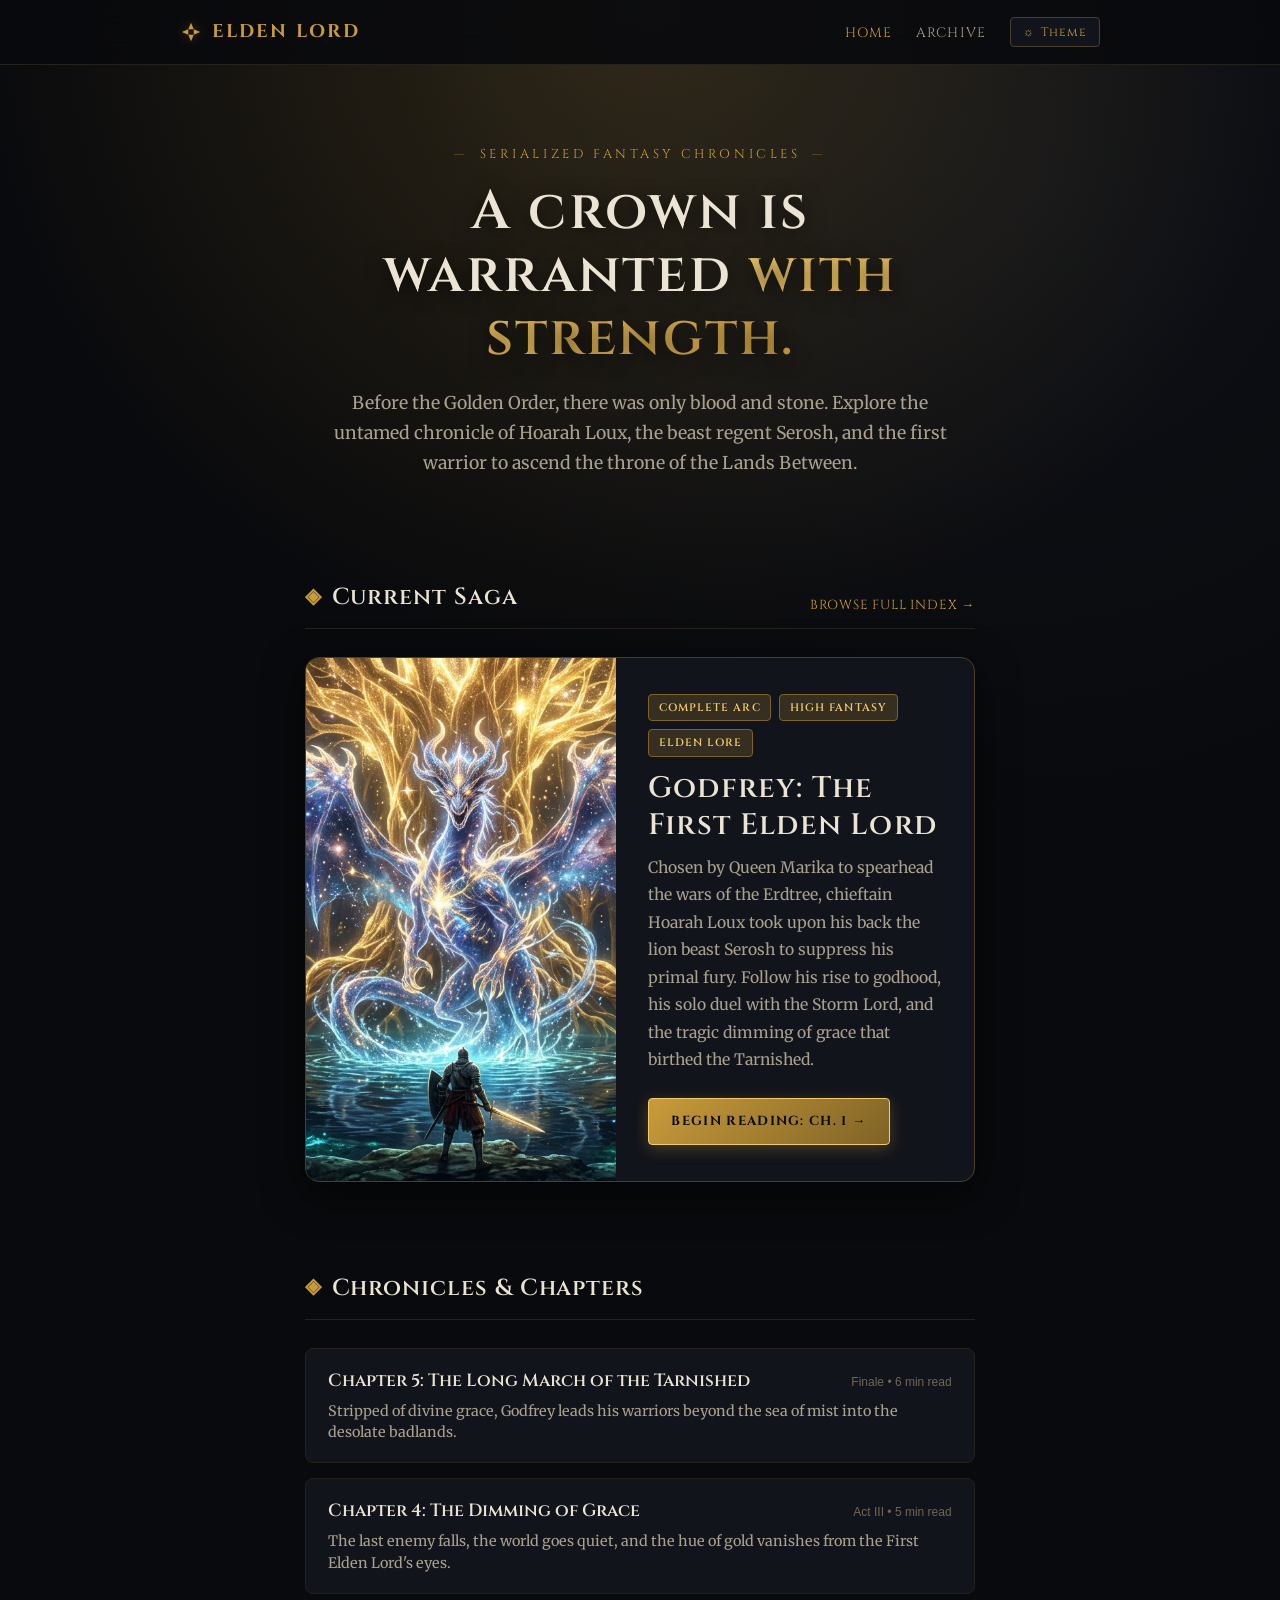
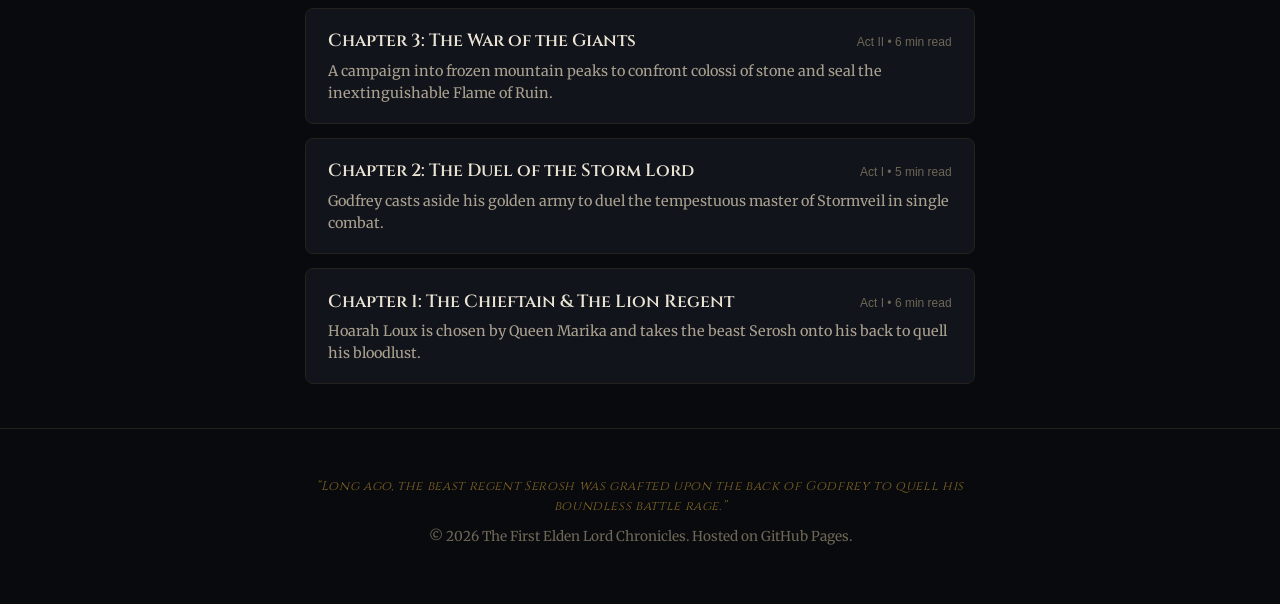
<file: index.html>
<!DOCTYPE html>
<html lang="en" data-theme="dark">
<head>
  <meta charset="UTF-8">
  <meta name="viewport" content="width=device-width, initial-scale=1.0">
  <title>The First Elden Lord | Serialized Fiction</title>
  <meta name="description" content="An atmospheric chronicle following Lord Godfrey, the Beast Regent Serosh, and the rise and exile of the First Elden Lord.">

  <!-- OpenGraph / Social Meta -->
  <meta property="og:type" content="website">
  <meta property="og:title" content="The First Elden Lord - Serialized Chronicles">
  <meta property="og:description" content="Before the Erdtree, there was only strength. The mythic saga of Hoarah Loux, Queen Marika's first consort.">
  <meta property="og:image" content="./assets/images/ch05_lord.jpg">

  <!-- Google Fonts: Cinzel & Merriweather -->
  <link rel="preconnect" href="https://fonts.googleapis.com">
  <link rel="preconnect" href="https://fonts.gstatic.com" crossorigin>
  <link href="https://fonts.googleapis.com/css2?family=Cinzel:wght@500;600;700;800&family=Merriweather:ital,wght@0,300;0,400;0,700;1,300;1,400&display=swap" rel="stylesheet">
  
  <!-- Relative Stylesheet for GitHub Pages -->
  <link rel="stylesheet" href="./assets/css/style.css">

  <script>
    (function() {
      const savedTheme = localStorage.getItem('webfiction_theme') || 'dark';
      document.documentElement.setAttribute('data-theme', savedTheme);
    })();
  </script>
</head>
<body>

  <!-- Navigation -->
  <header class="site-header">
    <div class="container-wide site-nav">
      <a href="./index.html" class="site-logo">
        <svg viewBox="0 0 24 24" aria-hidden="true">
          <path d="M12 2L15 9H9L12 2M12 22L9 15H15L12 22M2 12L9 9V15L2 12M22 12L15 15V9L22 12Z"/>
        </svg>
        <span>ELDEN LORD</span>
      </a>
      <nav>
        <ul class="nav-links">
          <li><a href="./index.html" class="active">Home</a></li>
          <li><a href="./archive.html">Archive</a></li>
          <li>
            <button class="theme-toggle-btn" aria-label="Toggle Theme">
              <span aria-hidden="true">☼</span>
              <span>Theme</span>
            </button>
          </li>
        </ul>
      </nav>
    </div>
  </header>

  <!-- Hero Section -->
  <section class="hero">
    <div class="container">
      <div class="hero-subtitle">Serialized Fantasy Chronicles</div>
      <h1 class="hero-title">A crown is warranted <span>with strength.</span></h1>
      <p class="hero-desc">
        Before the Golden Order, there was only blood and stone. Explore the untamed chronicle of Hoarah Loux, the beast regent Serosh, and the first warrior to ascend the throne of the Lands Between.
      </p>
    </div>
  </section>

  <main class="container">
    <!-- Featured Series Showcase -->
    <section class="section">
      <div class="section-header">
        <h2 class="section-title">Current Saga</h2>
        <a href="./archive.html" class="all-link">Browse Full Index &rarr;</a>
      </div>

      <article class="series-showcase">
        <div class="series-art-wrapper">
          <img 
            src="./assets/images/ch05_lord.jpg" 
            alt="Lord Godfrey bearing Serosh" 
            class="series-art" 
            loading="lazy"
          >
        </div>
        <div class="series-details">
          <div class="series-tags">
            <span class="tag">Complete Arc</span>
            <span class="tag">High Fantasy</span>
            <span class="tag">Elden Lore</span>
          </div>
          <h3 class="series-title">Godfrey: The First Elden Lord</h3>
          <p class="series-synopsis">
            Chosen by Queen Marika to spearhead the wars of the Erdtree, chieftain Hoarah Loux took upon his back the lion beast Serosh to suppress his primal fury. Follow his rise to godhood, his solo duel with the Storm Lord, and the tragic dimming of grace that birthed the Tarnished.
          </p>
          <div class="series-actions">
            <a href="./chapters/ch-01.html" class="btn-primary">Begin Reading: Ch. 1 &rarr;</a>
          </div>
        </div>
      </article>
    </section>

    <!-- Latest Chapters Feed -->
    <section class="section">
      <div class="section-header">
        <h2 class="section-title">Chronicles &amp; Chapters</h2>
      </div>

      <ul class="chapter-feed">
        <li class="chapter-item">
          <div class="chapter-header-row">
            <a href="./chapters/ch-05.html" class="chapter-link">Chapter 5: The Long March of the Tarnished</a>
            <span class="chapter-meta">Finale &bull; 6 min read</span>
          </div>
          <p class="chapter-subtext">Stripped of divine grace, Godfrey leads his warriors beyond the sea of mist into the desolate badlands.</p>
        </li>

        <li class="chapter-item">
          <div class="chapter-header-row">
            <a href="./chapters/ch-04.html" class="chapter-link">Chapter 4: The Dimming of Grace</a>
            <span class="chapter-meta">Act III &bull; 5 min read</span>
          </div>
          <p class="chapter-subtext">The last enemy falls, the world goes quiet, and the hue of gold vanishes from the First Elden Lord's eyes.</p>
        </li>

        <li class="chapter-item">
          <div class="chapter-header-row">
            <a href="./chapters/ch-03.html" class="chapter-link">Chapter 3: The War of the Giants</a>
            <span class="chapter-meta">Act II &bull; 6 min read</span>
          </div>
          <p class="chapter-subtext">A campaign into frozen mountain peaks to confront colossi of stone and seal the inextinguishable Flame of Ruin.</p>
        </li>

        <li class="chapter-item">
          <div class="chapter-header-row">
            <a href="./chapters/ch-02.html" class="chapter-link">Chapter 2: The Duel of the Storm Lord</a>
            <span class="chapter-meta">Act I &bull; 5 min read</span>
          </div>
          <p class="chapter-subtext">Godfrey casts aside his golden army to duel the tempestuous master of Stormveil in single combat.</p>
        </li>

        <li class="chapter-item">
          <div class="chapter-header-row">
            <a href="./chapters/ch-01.html" class="chapter-link">Chapter 1: The Chieftain &amp; The Lion Regent</a>
            <span class="chapter-meta">Act I &bull; 6 min read</span>
          </div>
          <p class="chapter-subtext">Hoarah Loux is chosen by Queen Marika and takes the beast Serosh onto his back to quell his bloodlust.</p>
        </li>
      </ul>
    </section>
  </main>

  <!-- Footer -->
  <footer class="site-footer">
    <div class="container">
      <p class="footer-quote">&ldquo;Long ago, the beast regent Serosh was grafted upon the back of Godfrey to quell his boundless battle rage.&rdquo;</p>
      <p>&copy; 2026 The First Elden Lord Chronicles. Hosted on GitHub Pages.</p>
    </div>
  </footer>

  <script src="./assets/js/main.js"></script>
</body>
</html>
</file>
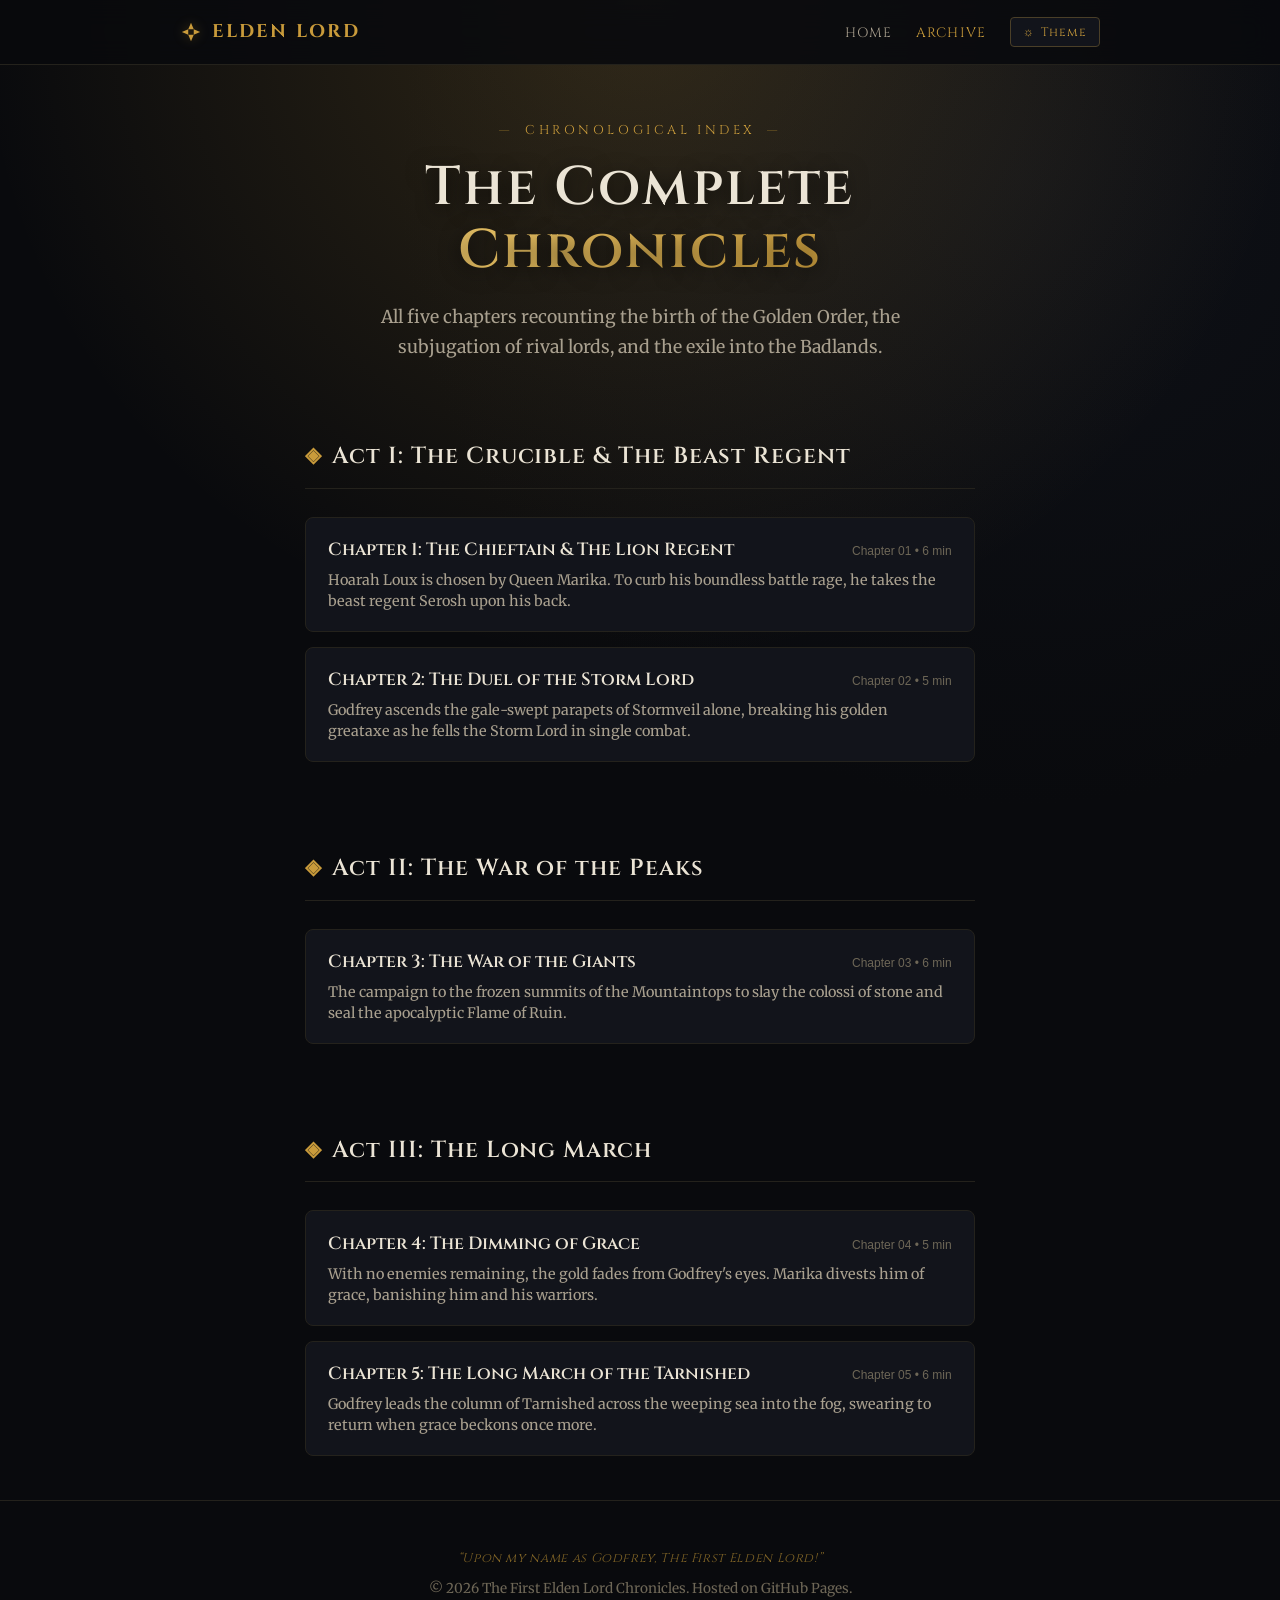
<file: archive.html>
<!DOCTYPE html>
<html lang="en" data-theme="dark">
<head>
  <meta charset="UTF-8">
  <meta name="viewport" content="width=device-width, initial-scale=1.0">
  <title>Story Archive | The First Elden Lord</title>
  <meta name="description" content="Complete archive of the chronicles of Godfrey, the First Elden Lord, and the Long March of the Tarnished.">

  <!-- Google Fonts: Cinzel & Merriweather -->
  <link rel="preconnect" href="https://fonts.googleapis.com">
  <link rel="preconnect" href="https://fonts.gstatic.com" crossorigin>
  <link href="https://fonts.googleapis.com/css2?family=Cinzel:wght@500;600;700;800&family=Merriweather:ital,wght@0,300;0,400;0,700;1,300;1,400&display=swap" rel="stylesheet">
  
  <link rel="stylesheet" href="./assets/css/style.css">

  <script>
    (function() {
      const savedTheme = localStorage.getItem('webfiction_theme') || 'dark';
      document.documentElement.setAttribute('data-theme', savedTheme);
    })();
  </script>
</head>
<body>

  <header class="site-header">
    <div class="container-wide site-nav">
      <a href="./index.html" class="site-logo">
        <svg viewBox="0 0 24 24" aria-hidden="true">
          <path d="M12 2L15 9H9L12 2M12 22L9 15H15L12 22M2 12L9 9V15L2 12M22 12L15 15V9L22 12Z"/>
        </svg>
        <span>ELDEN LORD</span>
      </a>
      <nav>
        <ul class="nav-links">
          <li><a href="./index.html">Home</a></li>
          <li><a href="./archive.html" class="active">Archive</a></li>
          <li>
            <button class="theme-toggle-btn" aria-label="Toggle Theme">
              <span aria-hidden="true">☼</span>
              <span>Theme</span>
            </button>
          </li>
        </ul>
      </nav>
    </div>
  </header>

  <main class="container">
    <header class="hero" style="padding: 3.5rem 0 2rem;">
      <div class="hero-subtitle">Chronological Index</div>
      <h1 class="hero-title">The Complete <span>Chronicles</span></h1>
      <p class="hero-desc">All five chapters recounting the birth of the Golden Order, the subjugation of rival lords, and the exile into the Badlands.</p>
    </header>

    <!-- Act I -->
    <section class="section">
      <div class="section-header">
        <h2 class="section-title">Act I: The Crucible &amp; The Beast Regent</h2>
      </div>
      <ul class="chapter-feed">
        <li class="chapter-item">
          <div class="chapter-header-row">
            <a href="./chapters/ch-01.html" class="chapter-link">Chapter 1: The Chieftain &amp; The Lion Regent</a>
            <span class="chapter-meta">Chapter 01 &bull; 6 min</span>
          </div>
          <p class="chapter-subtext">Hoarah Loux is chosen by Queen Marika. To curb his boundless battle rage, he takes the beast regent Serosh upon his back.</p>
        </li>
        <li class="chapter-item">
          <div class="chapter-header-row">
            <a href="./chapters/ch-02.html" class="chapter-link">Chapter 2: The Duel of the Storm Lord</a>
            <span class="chapter-meta">Chapter 02 &bull; 5 min</span>
          </div>
          <p class="chapter-subtext">Godfrey ascends the gale-swept parapets of Stormveil alone, breaking his golden greataxe as he fells the Storm Lord in single combat.</p>
        </li>
      </ul>
    </section>

    <!-- Act II -->
    <section class="section">
      <div class="section-header">
        <h2 class="section-title">Act II: The War of the Peaks</h2>
      </div>
      <ul class="chapter-feed">
        <li class="chapter-item">
          <div class="chapter-header-row">
            <a href="./chapters/ch-03.html" class="chapter-link">Chapter 3: The War of the Giants</a>
            <span class="chapter-meta">Chapter 03 &bull; 6 min</span>
          </div>
          <p class="chapter-subtext">The campaign to the frozen summits of the Mountaintops to slay the colossi of stone and seal the apocalyptic Flame of Ruin.</p>
        </li>
      </ul>
    </section>

    <!-- Act III -->
    <section class="section">
      <div class="section-header">
        <h2 class="section-title">Act III: The Long March</h2>
      </div>
      <ul class="chapter-feed">
        <li class="chapter-item">
          <div class="chapter-header-row">
            <a href="./chapters/ch-04.html" class="chapter-link">Chapter 4: The Dimming of Grace</a>
            <span class="chapter-meta">Chapter 04 &bull; 5 min</span>
          </div>
          <p class="chapter-subtext">With no enemies remaining, the gold fades from Godfrey's eyes. Marika divests him of grace, banishing him and his warriors.</p>
        </li>
        <li class="chapter-item">
          <div class="chapter-header-row">
            <a href="./chapters/ch-05.html" class="chapter-link">Chapter 5: The Long March of the Tarnished</a>
            <span class="chapter-meta">Chapter 05 &bull; 6 min</span>
          </div>
          <p class="chapter-subtext">Godfrey leads the column of Tarnished across the weeping sea into the fog, swearing to return when grace beckons once more.</p>
        </li>
      </ul>
    </section>
  </main>

  <footer class="site-footer">
    <div class="container">
      <p class="footer-quote">&ldquo;Upon my name as Godfrey, The First Elden Lord!&rdquo;</p>
      <p>&copy; 2026 The First Elden Lord Chronicles. Hosted on GitHub Pages.</p>
    </div>
  </footer>

  <script src="./assets/js/main.js"></script>
</body>
</html>
</file>
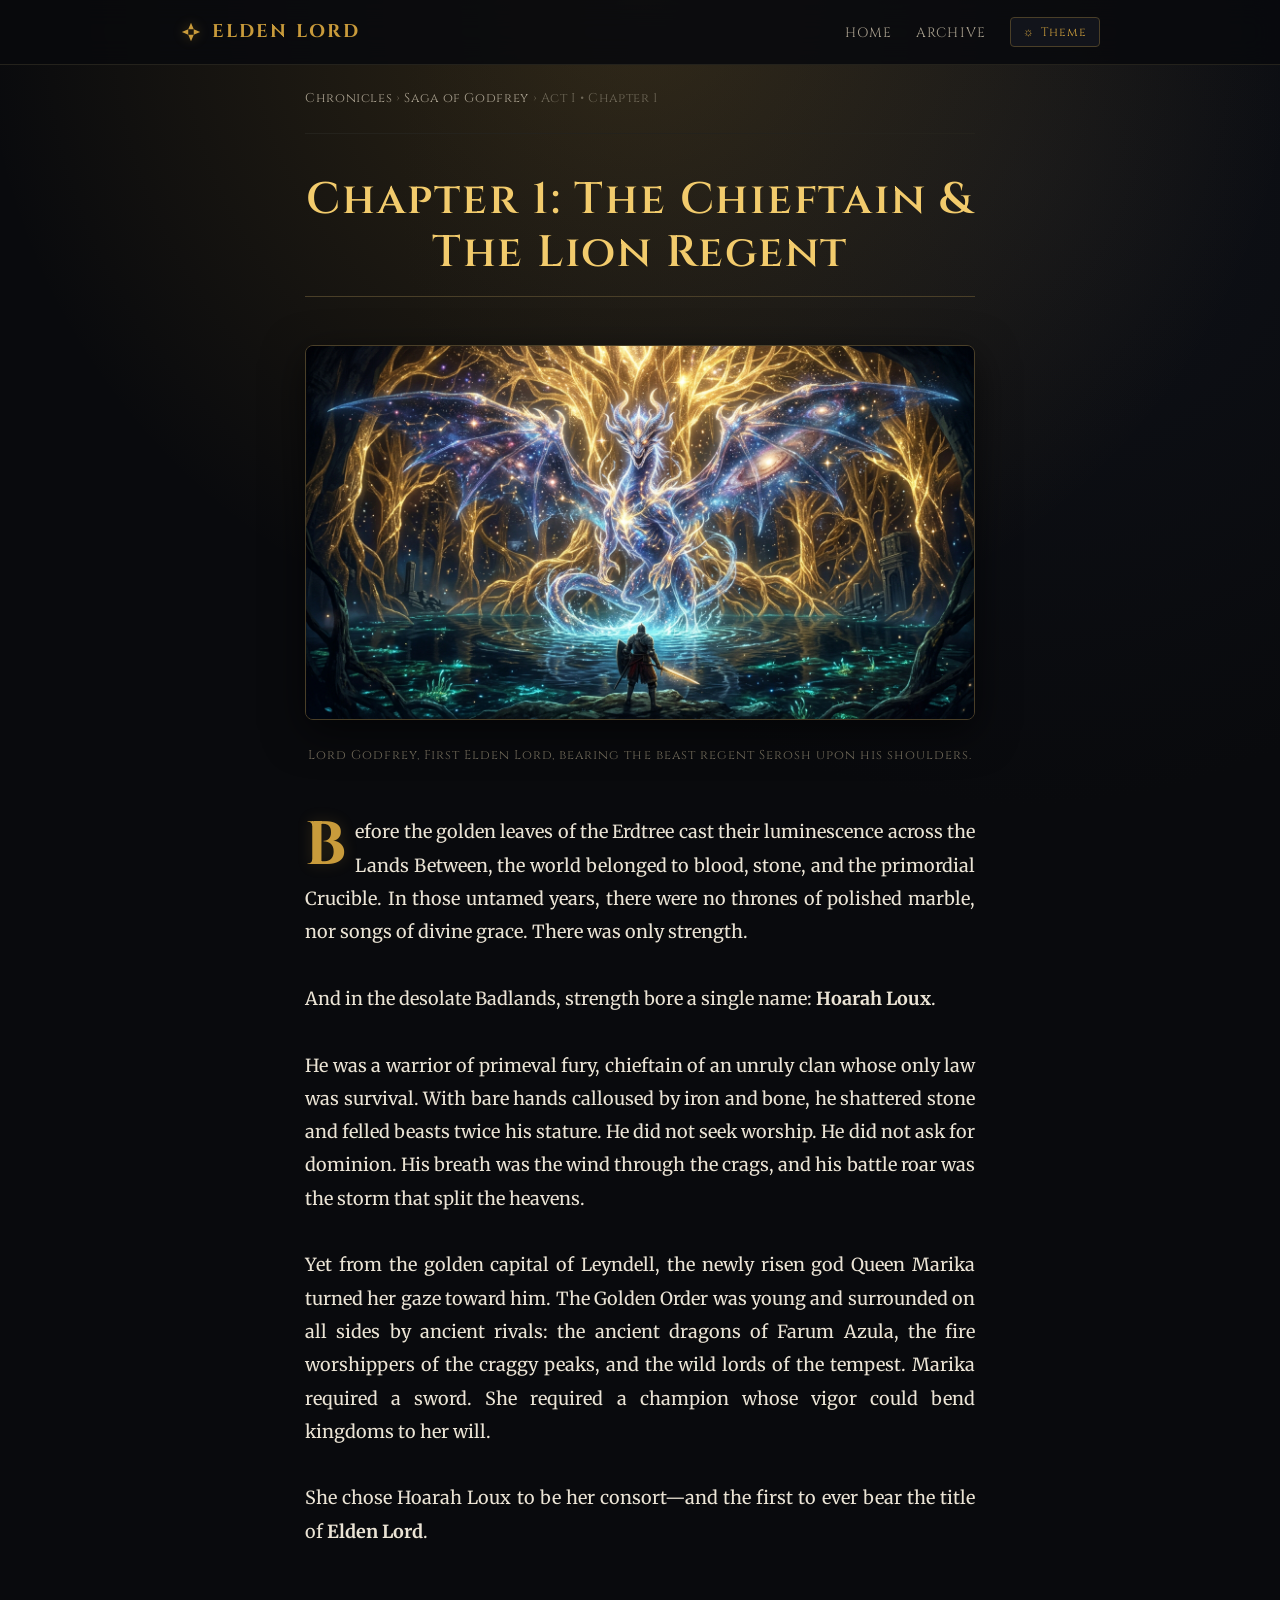
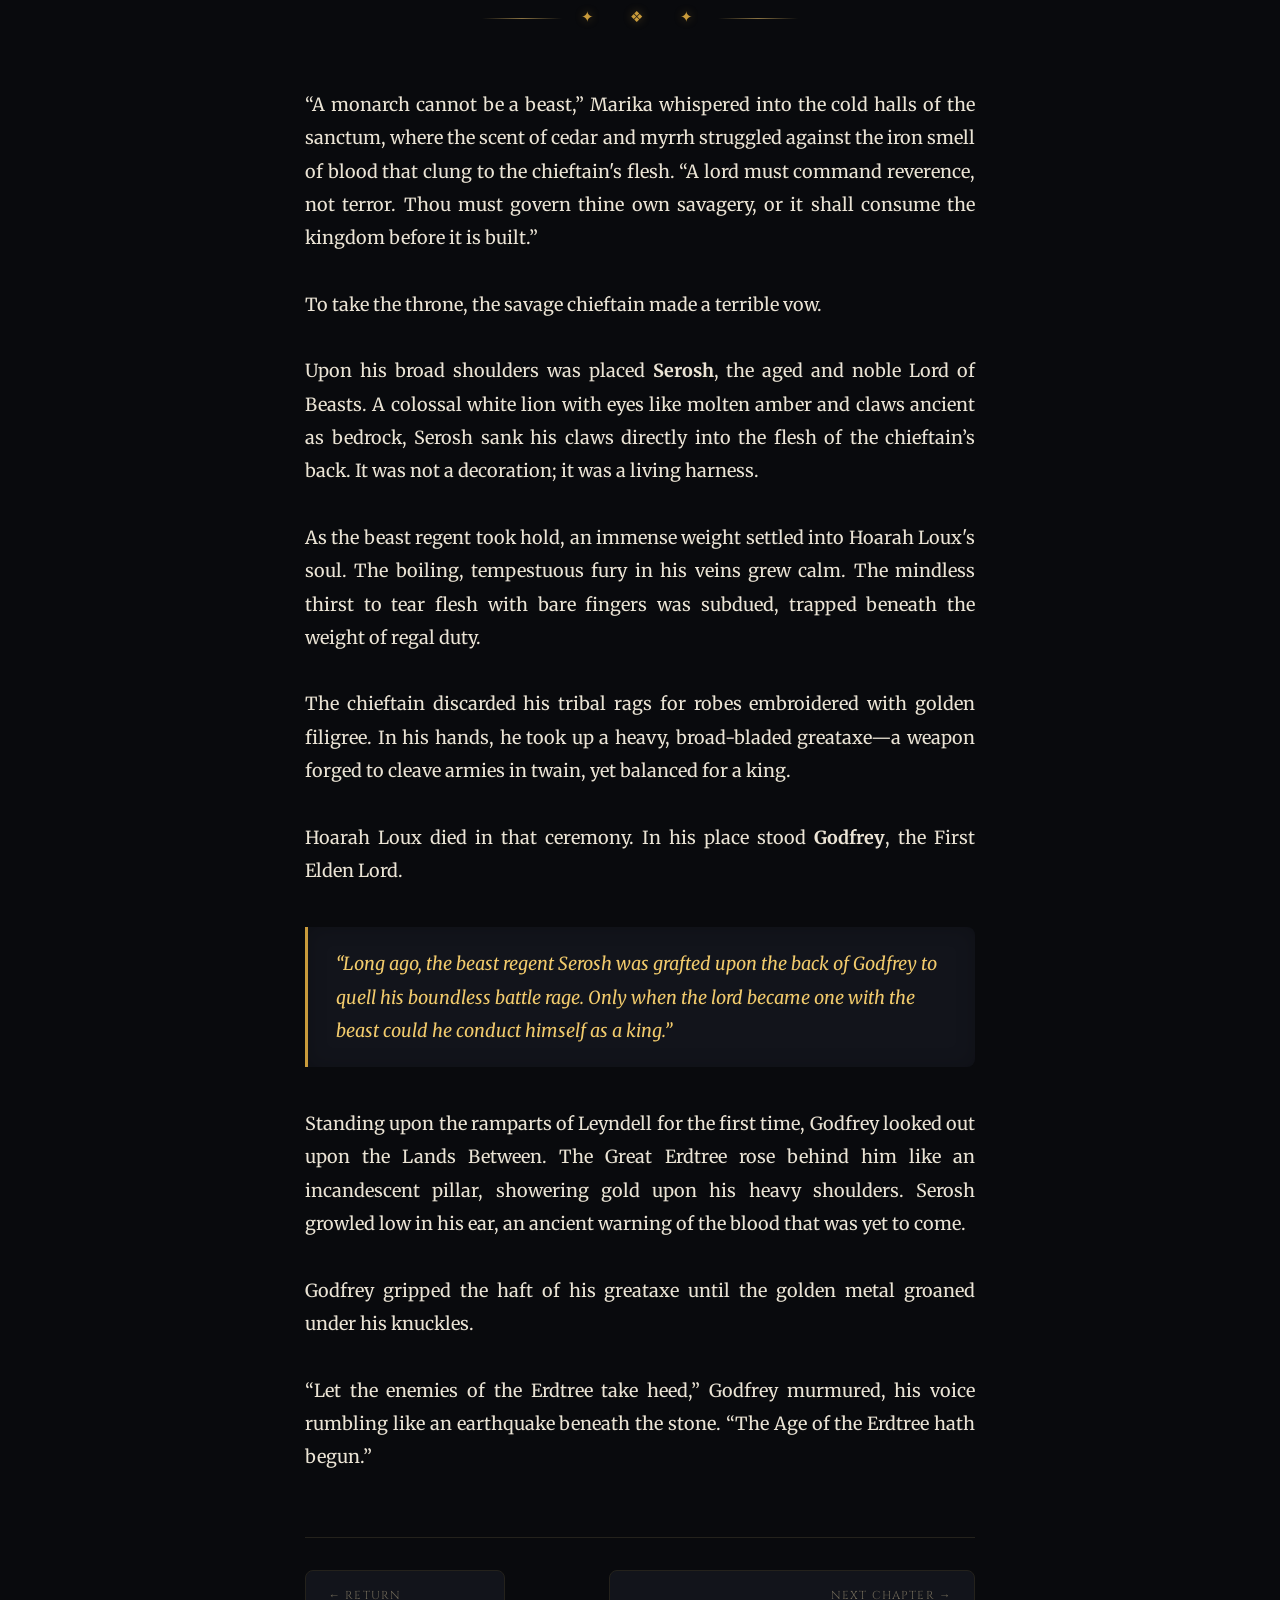
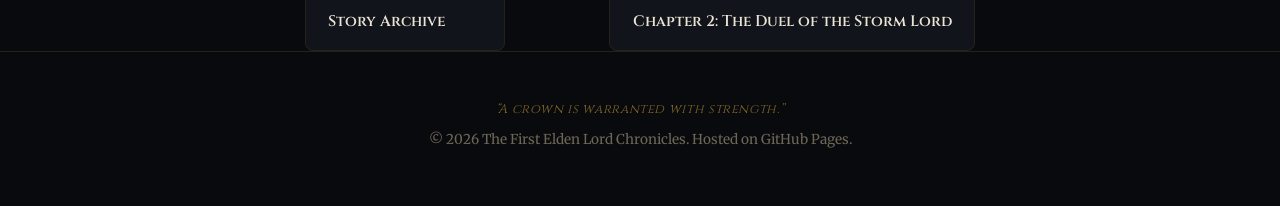
<file: chapters/ch-01.html>
<!DOCTYPE html>
<html lang="en" data-theme="dark">
<head>
  <meta charset="UTF-8">
  <meta name="viewport" content="width=device-width, initial-scale=1.0">
  <title>Chapter 1: The Chieftain &amp; The Lion Regent | The First Elden Lord</title>
  <meta name="description" content="Hoarah Loux is chosen by Queen Marika. To quell his boundless battle rage, he takes the beast regent Serosh upon his back and rises as Lord Godfrey.">

  <!-- OpenGraph / Social Meta -->
  <meta property="og:type" content="article">
  <meta property="og:title" content="Chapter 1: The Chieftain &amp; The Lion Regent">
  <meta property="og:description" content="Before the Erdtree, there was only strength. The mythic origin of Hoarah Loux and his transformation into Lord Godfrey.">
  <meta property="og:image" content="../assets/images/ch05_lord.jpg">

  <!-- Google Fonts: Cinzel & Merriweather -->
  <link rel="preconnect" href="https://fonts.googleapis.com">
  <link rel="preconnect" href="https://fonts.gstatic.com" crossorigin>
  <link href="https://fonts.googleapis.com/css2?family=Cinzel:wght@500;600;700;800&family=Merriweather:ital,wght@0,300;0,400;0,700;1,300;1,400&display=swap" rel="stylesheet">

  <link rel="stylesheet" href="../assets/css/style.css">

  <script>
    (function() {
      const savedTheme = localStorage.getItem('webfiction_theme') || 'dark';
      document.documentElement.setAttribute('data-theme', savedTheme);
    })();
  </script>
</head>
<body>

  <!-- Reading Progress Bar -->
  <div class="reading-progress-container" aria-hidden="true">
    <div class="reading-progress-bar"></div>
  </div>

  <header class="site-header">
    <div class="container-wide site-nav">
      <a href="../index.html" class="site-logo">
        <svg viewBox="0 0 24 24" aria-hidden="true">
          <path d="M12 2L15 9H9L12 2M12 22L9 15H15L12 22M2 12L9 9V15L2 12M22 12L15 15V9L22 12Z"/>
        </svg>
        <span>ELDEN LORD</span>
      </a>
      <nav>
        <ul class="nav-links">
          <li><a href="../index.html">Home</a></li>
          <li><a href="../archive.html">Archive</a></li>
          <li>
            <button class="theme-toggle-btn" aria-label="Toggle Theme">
              <span aria-hidden="true">☼</span>
              <span>Theme</span>
            </button>
          </li>
        </ul>
      </nav>
    </div>
  </header>

  <main class="container">
    <div class="reader-toolbar">
      <div class="breadcrumb-nav">
        <a href="../index.html">Chronicles</a> &rsaquo;
        <a href="../archive.html">Saga of Godfrey</a> &rsaquo;
        <span>Act I &bull; Chapter 1</span>
      </div>
    </div>

    <article class="prose">
      <h1>Chapter 1: The Chieftain &amp; The Lion Regent</h1>

      <figure>
        <img src="../assets/images/ch05_lord.jpg" alt="Lord Godfrey bearing Serosh" loading="lazy">
        <figcaption>Lord Godfrey, First Elden Lord, bearing the beast regent Serosh upon his shoulders.</figcaption>
      </figure>

      <p>Before the golden leaves of the Erdtree cast their luminescence across the Lands Between, the world belonged to blood, stone, and the primordial Crucible. In those untamed years, there were no thrones of polished marble, nor songs of divine grace. There was only strength.</p>

      <p>And in the desolate Badlands, strength bore a single name: <strong>Hoarah Loux</strong>.</p>

      <p>He was a warrior of primeval fury, chieftain of an unruly clan whose only law was survival. With bare hands calloused by iron and bone, he shattered stone and felled beasts twice his stature. He did not seek worship. He did not ask for dominion. His breath was the wind through the crags, and his battle roar was the storm that split the heavens.</p>

      <p>Yet from the golden capital of Leyndell, the newly risen god Queen Marika turned her gaze toward him. The Golden Order was young and surrounded on all sides by ancient rivals: the ancient dragons of Farum Azula, the fire worshippers of the craggy peaks, and the wild lords of the tempest. Marika required a sword. She required a champion whose vigor could bend kingdoms to her will.</p>

      <p>She chose Hoarah Loux to be her consort—and the first to ever bear the title of <strong>Elden Lord</strong>.</p>

      <div class="scene-break">
        <span>✦ &nbsp; ❖ &nbsp; ✦</span>
      </div>

      <p>&ldquo;A monarch cannot be a beast,&rdquo; Marika whispered into the cold halls of the sanctum, where the scent of cedar and myrrh struggled against the iron smell of blood that clung to the chieftain's flesh. &ldquo;A lord must command reverence, not terror. Thou must govern thine own savagery, or it shall consume the kingdom before it is built.&rdquo;</p>

      <p>To take the throne, the savage chieftain made a terrible vow.</p>

      <p>Upon his broad shoulders was placed <strong>Serosh</strong>, the aged and noble Lord of Beasts. A colossal white lion with eyes like molten amber and claws ancient as bedrock, Serosh sank his claws directly into the flesh of the chieftain’s back. It was not a decoration; it was a living harness.</p>

      <p>As the beast regent took hold, an immense weight settled into Hoarah Loux's soul. The boiling, tempestuous fury in his veins grew calm. The mindless thirst to tear flesh with bare fingers was subdued, trapped beneath the weight of regal duty.</p>

      <p>The chieftain discarded his tribal rags for robes embroidered with golden filigree. In his hands, he took up a heavy, broad-bladed greataxe—a weapon forged to cleave armies in twain, yet balanced for a king.</p>

      <p>Hoarah Loux died in that ceremony. In his place stood <strong>Godfrey</strong>, the First Elden Lord.</p>

      <blockquote>
        <p>&ldquo;Long ago, the beast regent Serosh was grafted upon the back of Godfrey to quell his boundless battle rage. Only when the lord became one with the beast could he conduct himself as a king.&rdquo;</p>
      </blockquote>

      <p>Standing upon the ramparts of Leyndell for the first time, Godfrey looked out upon the Lands Between. The Great Erdtree rose behind him like an incandescent pillar, showering gold upon his heavy shoulders. Serosh growled low in his ear, an ancient warning of the blood that was yet to come.</p>

      <p>Godfrey gripped the haft of his greataxe until the golden metal groaned under his knuckles.</p>

      <p>&ldquo;Let the enemies of the Erdtree take heed,&rdquo; Godfrey murmured, his voice rumbling like an earthquake beneath the stone. &ldquo;The Age of the Erdtree hath begun.&rdquo;</p>
    </article>

    <nav class="chapter-nav-pager" aria-label="Chapter Pagination">
      <a href="../archive.html" class="nav-pager-link prev" id="nav-prev">
        <span class="nav-pager-label">&larr; Return</span>
        <span class="nav-pager-title">Story Archive</span>
      </a>
      <a href="./ch-02.html" class="nav-pager-link next" id="nav-next">
        <span class="nav-pager-label">Next Chapter &rarr;</span>
        <span class="nav-pager-title">Chapter 2: The Duel of the Storm Lord</span>
      </a>
    </nav>
  </main>

  <footer class="site-footer">
    <div class="container">
      <p class="footer-quote">&ldquo;A crown is warranted with strength.&rdquo;</p>
      <p>&copy; 2026 The First Elden Lord Chronicles. Hosted on GitHub Pages.</p>
    </div>
  </footer>

  <script src="../assets/js/main.js"></script>
</body>
</html>
</file>
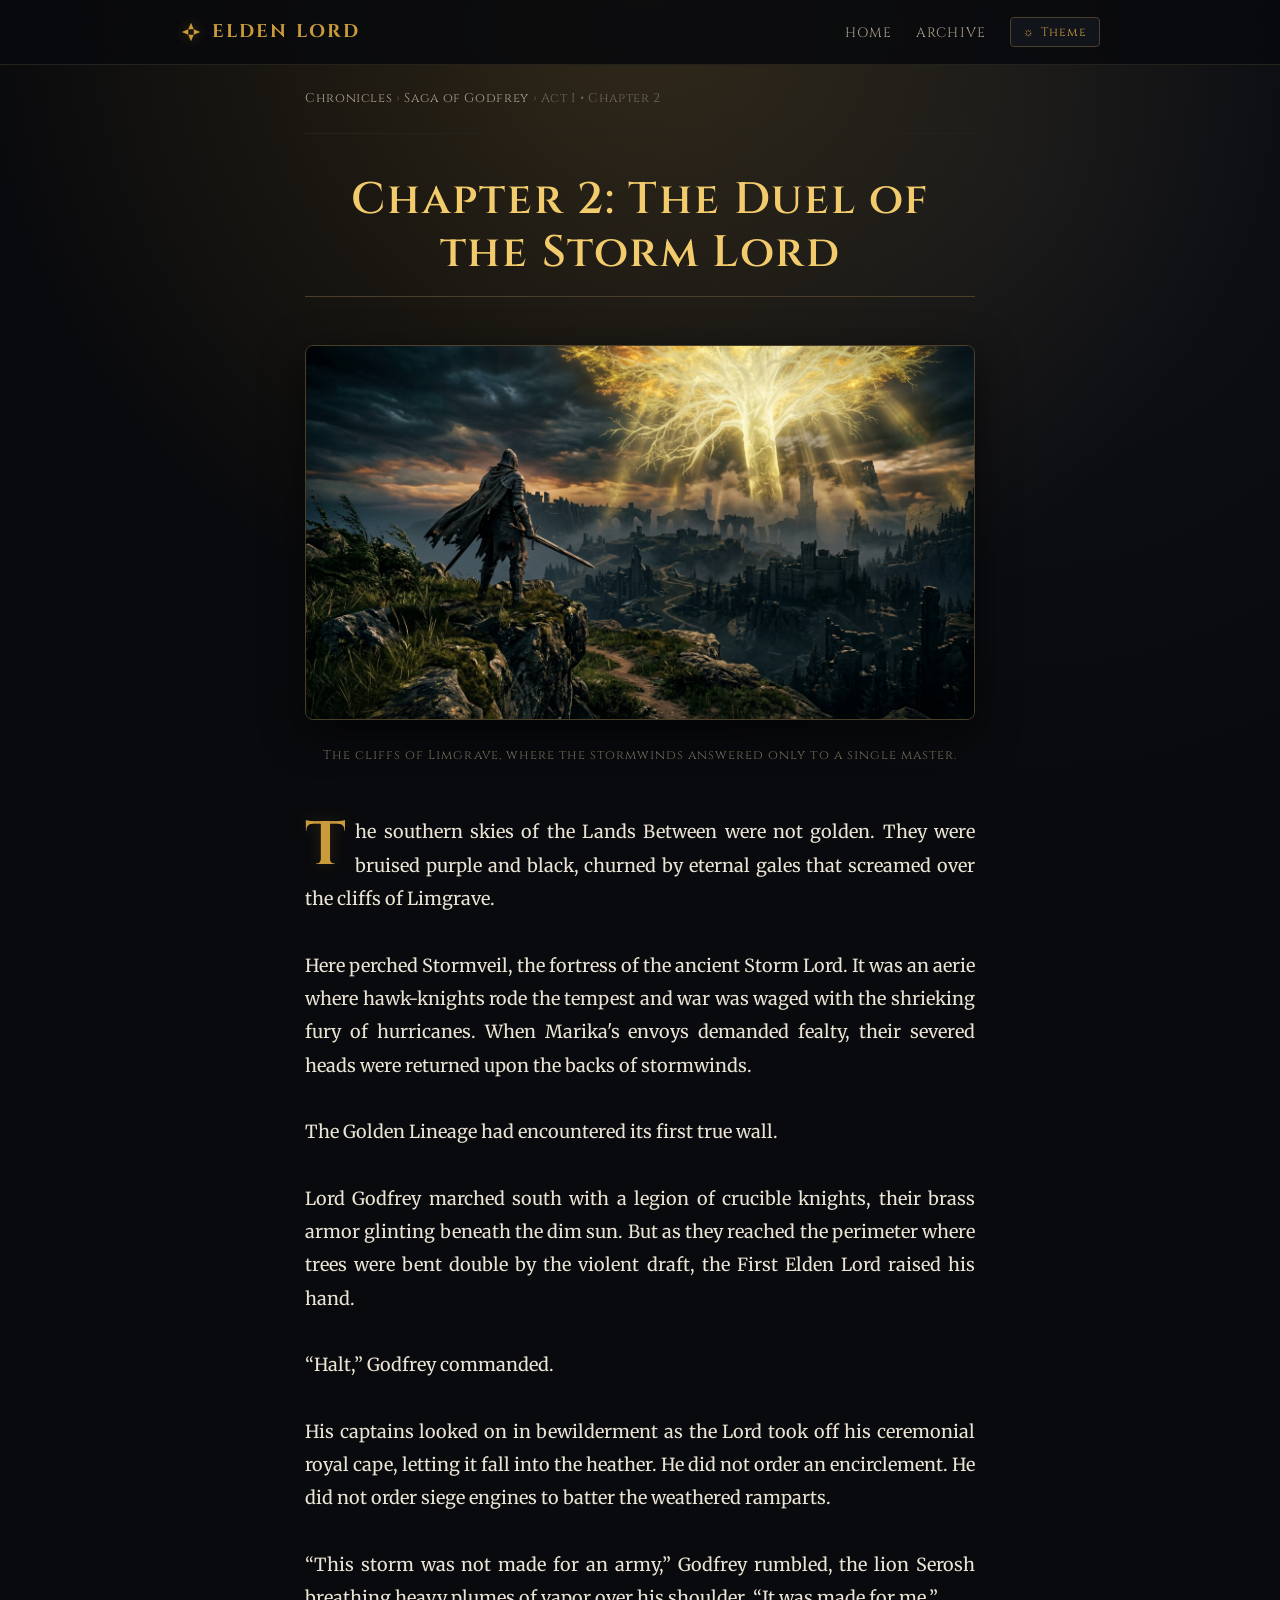
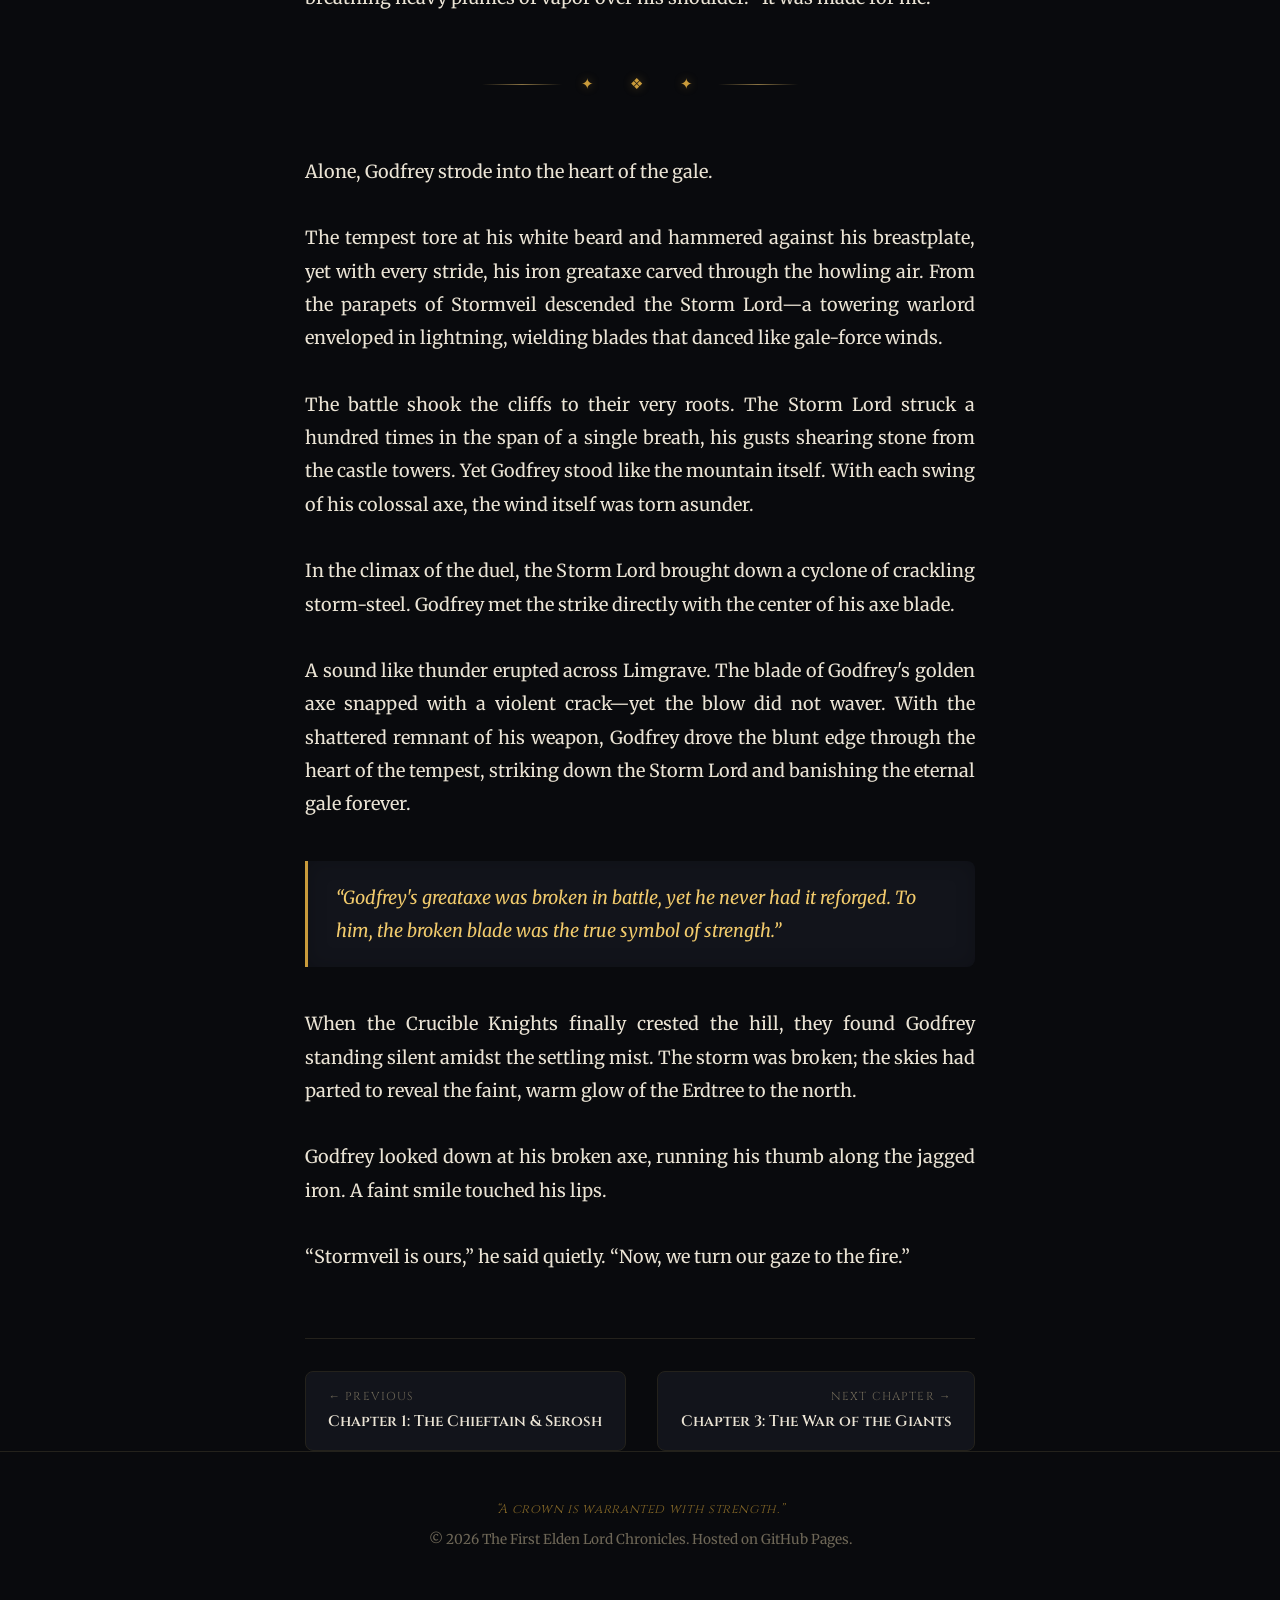
<file: chapters/ch-02.html>
<!DOCTYPE html>
<html lang="en" data-theme="dark">
<head>
  <meta charset="UTF-8">
  <meta name="viewport" content="width=device-width, initial-scale=1.0">
  <title>Chapter 2: The Duel of the Storm Lord | The First Elden Lord</title>
  <meta name="description" content="Godfrey ascends the storm-swept cliffs of Limgrave alone, shattering his greataxe in single combat to claim Stormveil.">

  <!-- OpenGraph / Social Meta -->
  <meta property="og:type" content="article">
  <meta property="og:title" content="Chapter 2: The Duel of the Storm Lord">
  <meta property="og:description" content="Godfrey casts aside his golden army to face the master of the storm in single combat.">
  <meta property="og:image" content="../assets/images/ch01_limgrave.jpg">

  <!-- Google Fonts: Cinzel & Merriweather -->
  <link rel="preconnect" href="https://fonts.googleapis.com">
  <link rel="preconnect" href="https://fonts.gstatic.com" crossorigin>
  <link href="https://fonts.googleapis.com/css2?family=Cinzel:wght@500;600;700;800&family=Merriweather:ital,wght@0,300;0,400;0,700;1,300;1,400&display=swap" rel="stylesheet">

  <link rel="stylesheet" href="../assets/css/style.css">

  <script>
    (function() {
      const savedTheme = localStorage.getItem('webfiction_theme') || 'dark';
      document.documentElement.setAttribute('data-theme', savedTheme);
    })();
  </script>
</head>
<body>

  <div class="reading-progress-container" aria-hidden="true">
    <div class="reading-progress-bar"></div>
  </div>

  <header class="site-header">
    <div class="container-wide site-nav">
      <a href="../index.html" class="site-logo">
        <svg viewBox="0 0 24 24" aria-hidden="true">
          <path d="M12 2L15 9H9L12 2M12 22L9 15H15L12 22M2 12L9 9V15L2 12M22 12L15 15V9L22 12Z"/>
        </svg>
        <span>ELDEN LORD</span>
      </a>
      <nav>
        <ul class="nav-links">
          <li><a href="../index.html">Home</a></li>
          <li><a href="../archive.html">Archive</a></li>
          <li>
            <button class="theme-toggle-btn" aria-label="Toggle Theme">
              <span aria-hidden="true">☼</span>
              <span>Theme</span>
            </button>
          </li>
        </ul>
      </nav>
    </div>
  </header>

  <main class="container">
    <div class="reader-toolbar">
      <div class="breadcrumb-nav">
        <a href="../index.html">Chronicles</a> &rsaquo;
        <a href="../archive.html">Saga of Godfrey</a> &rsaquo;
        <span>Act I &bull; Chapter 2</span>
      </div>
    </div>

    <article class="prose">
      <h1>Chapter 2: The Duel of the Storm Lord</h1>

      <figure>
        <img src="../assets/images/ch01_limgrave.jpg" alt="Stormveil Castle on the cliffs of Limgrave" loading="lazy">
        <figcaption>The cliffs of Limgrave, where the stormwinds answered only to a single master.</figcaption>
      </figure>

      <p>The southern skies of the Lands Between were not golden. They were bruised purple and black, churned by eternal gales that screamed over the cliffs of Limgrave.</p>

      <p>Here perched Stormveil, the fortress of the ancient Storm Lord. It was an aerie where hawk-knights rode the tempest and war was waged with the shrieking fury of hurricanes. When Marika's envoys demanded fealty, their severed heads were returned upon the backs of stormwinds.</p>

      <p>The Golden Lineage had encountered its first true wall.</p>

      <p>Lord Godfrey marched south with a legion of crucible knights, their brass armor glinting beneath the dim sun. But as they reached the perimeter where trees were bent double by the violent draft, the First Elden Lord raised his hand.</p>

      <p>&ldquo;Halt,&rdquo; Godfrey commanded.</p>

      <p>His captains looked on in bewilderment as the Lord took off his ceremonial royal cape, letting it fall into the heather. He did not order an encirclement. He did not order siege engines to batter the weathered ramparts.</p>

      <p>&ldquo;This storm was not made for an army,&rdquo; Godfrey rumbled, the lion Serosh breathing heavy plumes of vapor over his shoulder. &ldquo;It was made for me.&rdquo;</p>

      <div class="scene-break">
        <span>✦ &nbsp; ❖ &nbsp; ✦</span>
      </div>

      <p>Alone, Godfrey strode into the heart of the gale.</p>

      <p>The tempest tore at his white beard and hammered against his breastplate, yet with every stride, his iron greataxe carved through the howling air. From the parapets of Stormveil descended the Storm Lord—a towering warlord enveloped in lightning, wielding blades that danced like gale-force winds.</p>

      <p>The battle shook the cliffs to their very roots. The Storm Lord struck a hundred times in the span of a single breath, his gusts shearing stone from the castle towers. Yet Godfrey stood like the mountain itself. With each swing of his colossal axe, the wind itself was torn asunder.</p>

      <p>In the climax of the duel, the Storm Lord brought down a cyclone of crackling storm-steel. Godfrey met the strike directly with the center of his axe blade.</p>

      <p>A sound like thunder erupted across Limgrave. The blade of Godfrey's golden axe snapped with a violent crack—yet the blow did not waver. With the shattered remnant of his weapon, Godfrey drove the blunt edge through the heart of the tempest, striking down the Storm Lord and banishing the eternal gale forever.</p>

      <blockquote>
        <p>&ldquo;Godfrey's greataxe was broken in battle, yet he never had it reforged. To him, the broken blade was the true symbol of strength.&rdquo;</p>
      </blockquote>

      <p>When the Crucible Knights finally crested the hill, they found Godfrey standing silent amidst the settling mist. The storm was broken; the skies had parted to reveal the faint, warm glow of the Erdtree to the north.</p>

      <p>Godfrey looked down at his broken axe, running his thumb along the jagged iron. A faint smile touched his lips.</p>

      <p>&ldquo;Stormveil is ours,&rdquo; he said quietly. &ldquo;Now, we turn our gaze to the fire.&rdquo;</p>
    </article>

    <nav class="chapter-nav-pager" aria-label="Chapter Pagination">
      <a href="./ch-01.html" class="nav-pager-link prev" id="nav-prev">
        <span class="nav-pager-label">&larr; Previous</span>
        <span class="nav-pager-title">Chapter 1: The Chieftain &amp; Serosh</span>
      </a>
      <a href="./ch-03.html" class="nav-pager-link next" id="nav-next">
        <span class="nav-pager-label">Next Chapter &rarr;</span>
        <span class="nav-pager-title">Chapter 3: The War of the Giants</span>
      </a>
    </nav>
  </main>

  <footer class="site-footer">
    <div class="container">
      <p class="footer-quote">&ldquo;A crown is warranted with strength.&rdquo;</p>
      <p>&copy; 2026 The First Elden Lord Chronicles. Hosted on GitHub Pages.</p>
    </div>
  </footer>

  <script src="../assets/js/main.js"></script>
</body>
</html>
</file>
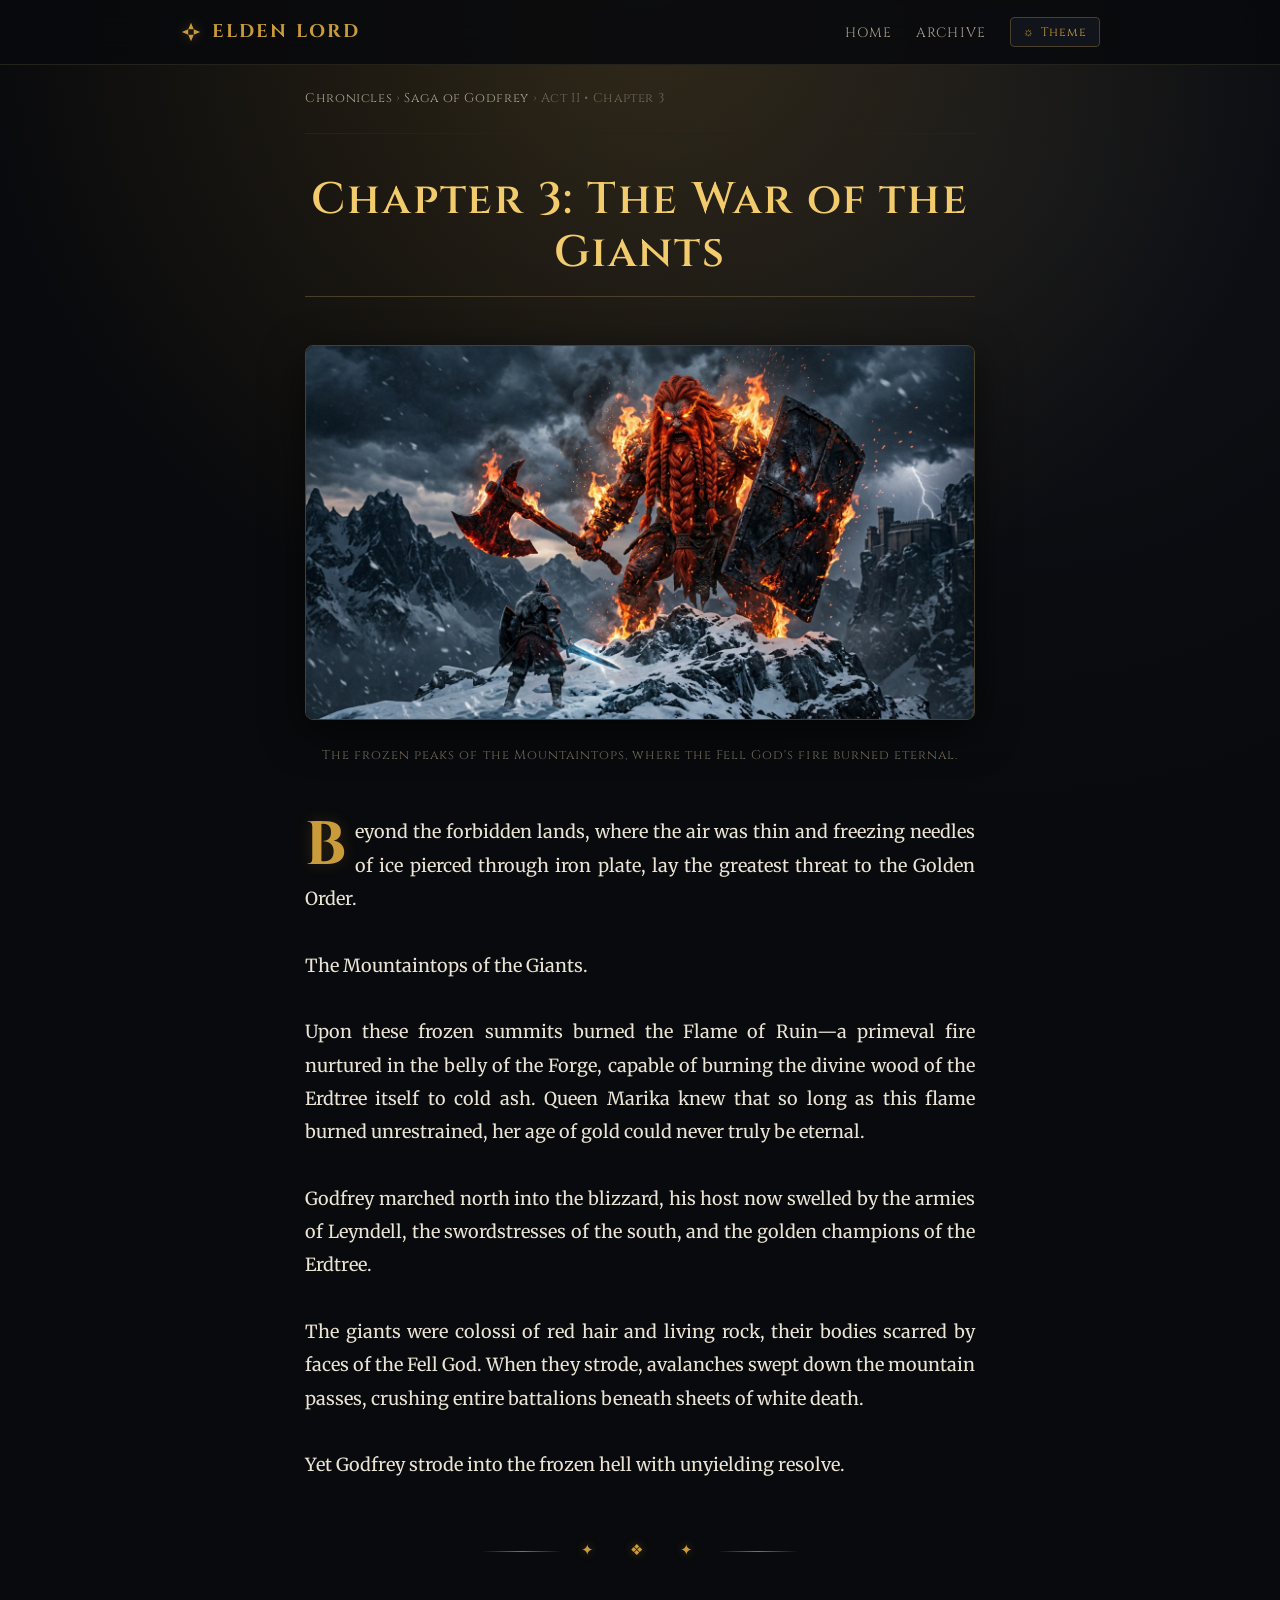
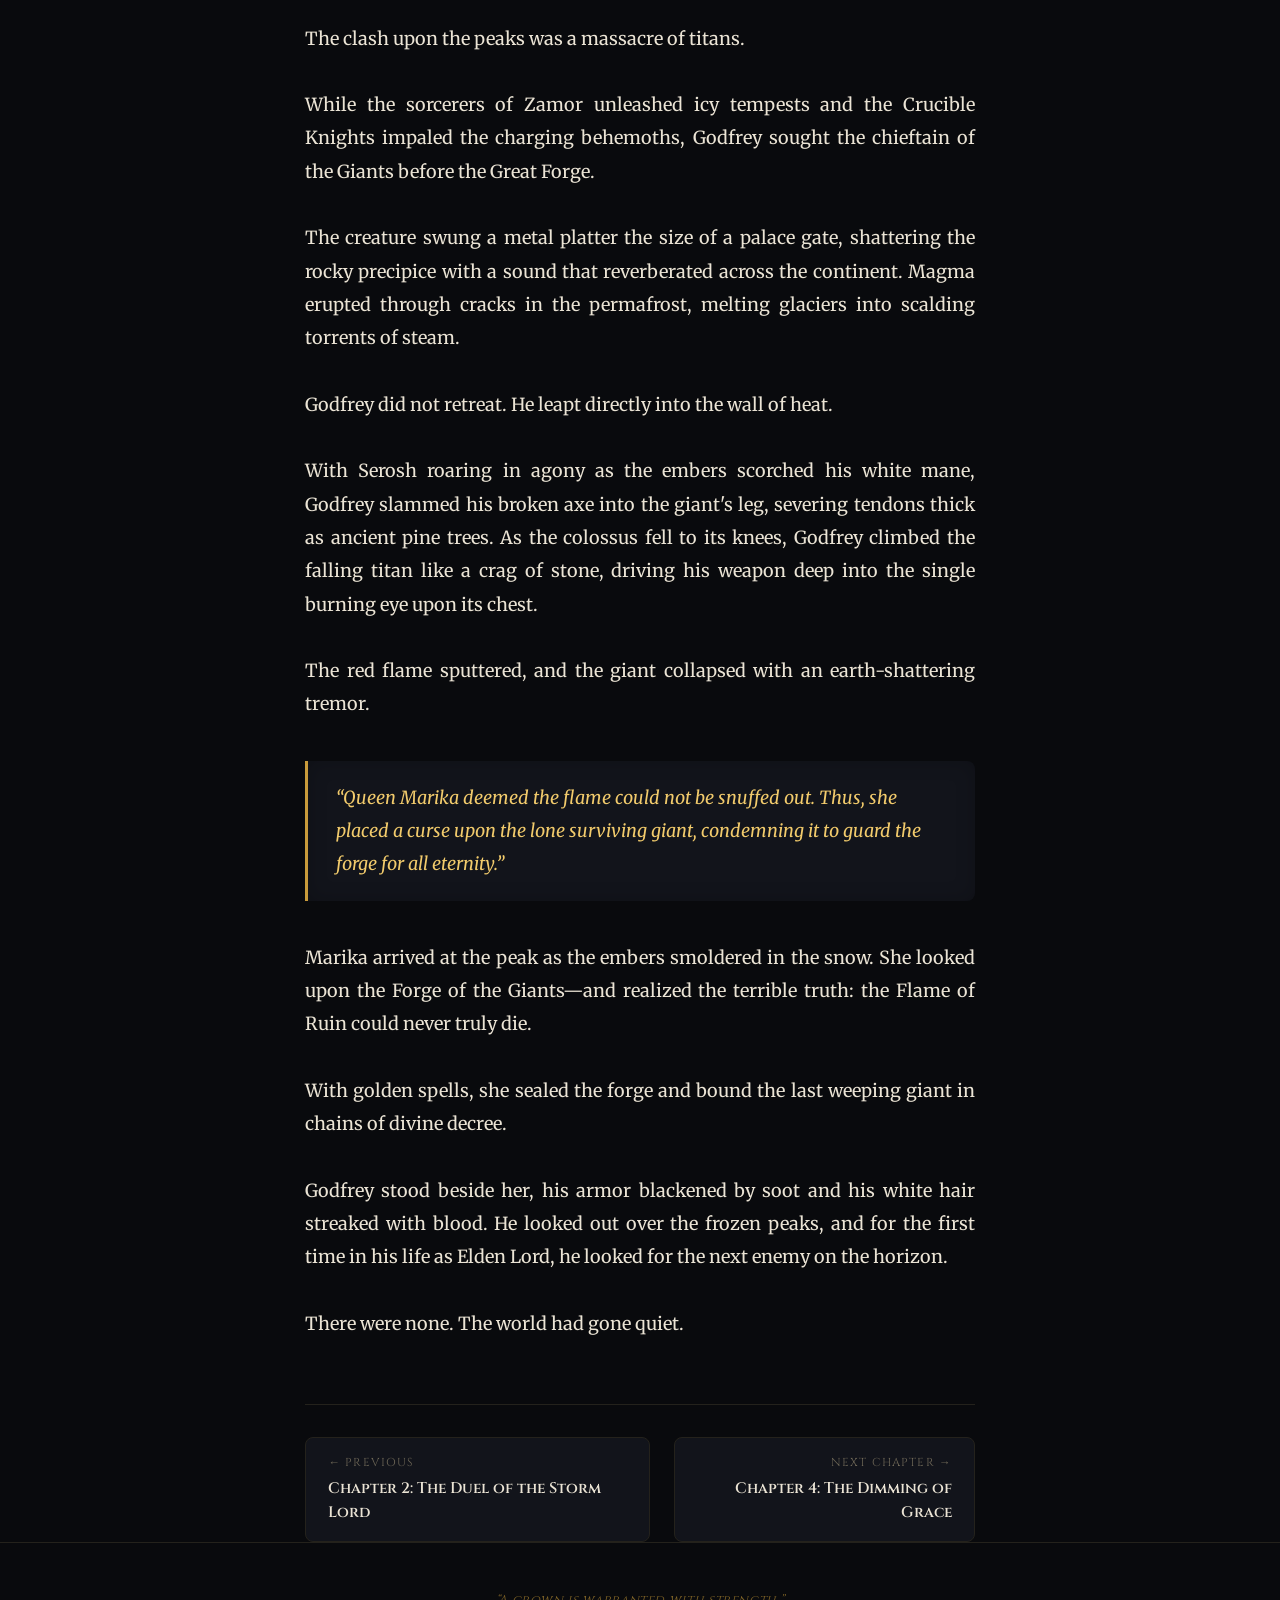
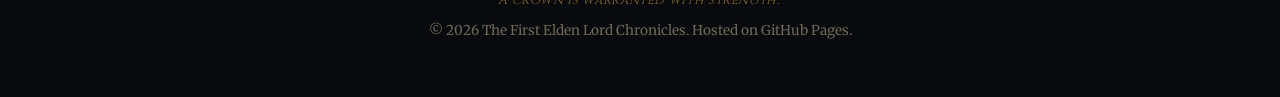
<file: chapters/ch-03.html>
<!DOCTYPE html>
<html lang="en" data-theme="dark">
<head>
  <meta charset="UTF-8">
  <meta name="viewport" content="width=device-width, initial-scale=1.0">
  <title>Chapter 3: The War of the Giants | The First Elden Lord</title>
  <meta name="description" content="Godfrey leads the campaign to the frozen summits of the Mountaintops to slay the stone behemoths and seal the Flame of Ruin.">

  <!-- OpenGraph / Social Meta -->
  <meta property="og:type" content="article">
  <meta property="og:title" content="Chapter 3: The War of the Giants">
  <meta property="og:description" content="A battle of titans on the frozen peaks to extinguish the fire that could burn the Erdtree.">
  <meta property="og:image" content="../assets/images/ch03_giant.jpg">

  <!-- Google Fonts: Cinzel & Merriweather -->
  <link rel="preconnect" href="https://fonts.googleapis.com">
  <link rel="preconnect" href="https://fonts.gstatic.com" crossorigin>
  <link href="https://fonts.googleapis.com/css2?family=Cinzel:wght@500;600;700;800&family=Merriweather:ital,wght@0,300;0,400;0,700;1,300;1,400&display=swap" rel="stylesheet">

  <link rel="stylesheet" href="../assets/css/style.css">

  <script>
    (function() {
      const savedTheme = localStorage.getItem('webfiction_theme') || 'dark';
      document.documentElement.setAttribute('data-theme', savedTheme);
    })();
  </script>
</head>
<body>

  <div class="reading-progress-container" aria-hidden="true">
    <div class="reading-progress-bar"></div>
  </div>

  <header class="site-header">
    <div class="container-wide site-nav">
      <a href="../index.html" class="site-logo">
        <svg viewBox="0 0 24 24" aria-hidden="true">
          <path d="M12 2L15 9H9L12 2M12 22L9 15H15L12 22M2 12L9 9V15L2 12M22 12L15 15V9L22 12Z"/>
        </svg>
        <span>ELDEN LORD</span>
      </a>
      <nav>
        <ul class="nav-links">
          <li><a href="../index.html">Home</a></li>
          <li><a href="../archive.html">Archive</a></li>
          <li>
            <button class="theme-toggle-btn" aria-label="Toggle Theme">
              <span aria-hidden="true">☼</span>
              <span>Theme</span>
            </button>
          </li>
        </ul>
      </nav>
    </div>
  </header>

  <main class="container">
    <div class="reader-toolbar">
      <div class="breadcrumb-nav">
        <a href="../index.html">Chronicles</a> &rsaquo;
        <a href="../archive.html">Saga of Godfrey</a> &rsaquo;
        <span>Act II &bull; Chapter 3</span>
      </div>
    </div>

    <article class="prose">
      <h1>Chapter 3: The War of the Giants</h1>

      <figure>
        <img src="../assets/images/ch03_giant.jpg" alt="The Fire Giant atop the frozen peaks" loading="lazy">
        <figcaption>The frozen peaks of the Mountaintops, where the Fell God's fire burned eternal.</figcaption>
      </figure>

      <p>Beyond the forbidden lands, where the air was thin and freezing needles of ice pierced through iron plate, lay the greatest threat to the Golden Order.</p>

      <p>The Mountaintops of the Giants.</p>

      <p>Upon these frozen summits burned the Flame of Ruin—a primeval fire nurtured in the belly of the Forge, capable of burning the divine wood of the Erdtree itself to cold ash. Queen Marika knew that so long as this flame burned unrestrained, her age of gold could never truly be eternal.</p>

      <p>Godfrey marched north into the blizzard, his host now swelled by the armies of Leyndell, the swordstresses of the south, and the golden champions of the Erdtree.</p>

      <p>The giants were colossi of red hair and living rock, their bodies scarred by faces of the Fell God. When they strode, avalanches swept down the mountain passes, crushing entire battalions beneath sheets of white death.</p>

      <p>Yet Godfrey strode into the frozen hell with unyielding resolve.</p>

      <div class="scene-break">
        <span>✦ &nbsp; ❖ &nbsp; ✦</span>
      </div>

      <p>The clash upon the peaks was a massacre of titans.</p>

      <p>While the sorcerers of Zamor unleashed icy tempests and the Crucible Knights impaled the charging behemoths, Godfrey sought the chieftain of the Giants before the Great Forge.</p>

      <p>The creature swung a metal platter the size of a palace gate, shattering the rocky precipice with a sound that reverberated across the continent. Magma erupted through cracks in the permafrost, melting glaciers into scalding torrents of steam.</p>

      <p>Godfrey did not retreat. He leapt directly into the wall of heat.</p>

      <p>With Serosh roaring in agony as the embers scorched his white mane, Godfrey slammed his broken axe into the giant's leg, severing tendons thick as ancient pine trees. As the colossus fell to its knees, Godfrey climbed the falling titan like a crag of stone, driving his weapon deep into the single burning eye upon its chest.</p>

      <p>The red flame sputtered, and the giant collapsed with an earth-shattering tremor.</p>

      <blockquote>
        <p>&ldquo;Queen Marika deemed the flame could not be snuffed out. Thus, she placed a curse upon the lone surviving giant, condemning it to guard the forge for all eternity.&rdquo;</p>
      </blockquote>

      <p>Marika arrived at the peak as the embers smoldered in the snow. She looked upon the Forge of the Giants—and realized the terrible truth: the Flame of Ruin could never truly die.</p>

      <p>With golden spells, she sealed the forge and bound the last weeping giant in chains of divine decree.</p>

      <p>Godfrey stood beside her, his armor blackened by soot and his white hair streaked with blood. He looked out over the frozen peaks, and for the first time in his life as Elden Lord, he looked for the next enemy on the horizon.</p>

      <p>There were none. The world had gone quiet.</p>
    </article>

    <nav class="chapter-nav-pager" aria-label="Chapter Pagination">
      <a href="./ch-02.html" class="nav-pager-link prev" id="nav-prev">
        <span class="nav-pager-label">&larr; Previous</span>
        <span class="nav-pager-title">Chapter 2: The Duel of the Storm Lord</span>
      </a>
      <a href="./ch-04.html" class="nav-pager-link next" id="nav-next">
        <span class="nav-pager-label">Next Chapter &rarr;</span>
        <span class="nav-pager-title">Chapter 4: The Dimming of Grace</span>
      </a>
    </nav>
  </main>

  <footer class="site-footer">
    <div class="container">
      <p class="footer-quote">&ldquo;A crown is warranted with strength.&rdquo;</p>
      <p>&copy; 2026 The First Elden Lord Chronicles. Hosted on GitHub Pages.</p>
    </div>
  </footer>

  <script src="../assets/js/main.js"></script>
</body>
</html>
</file>
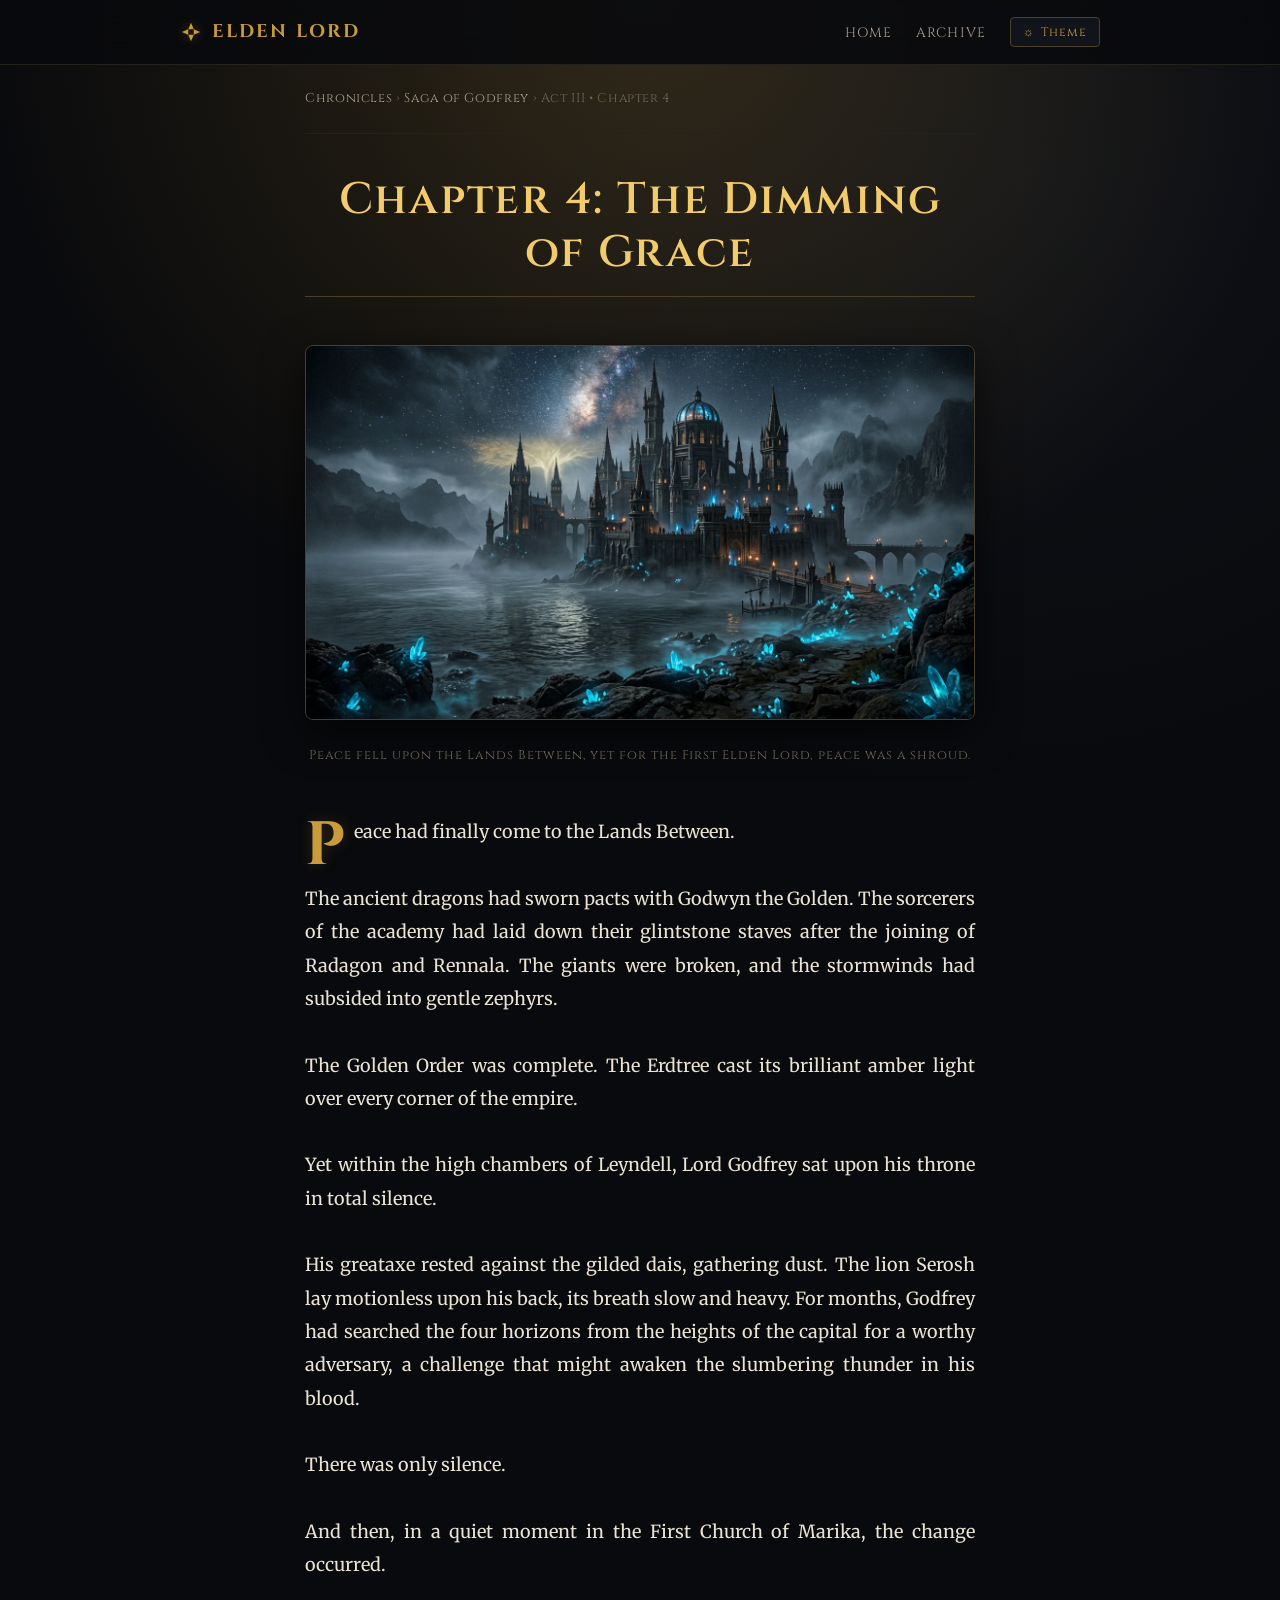
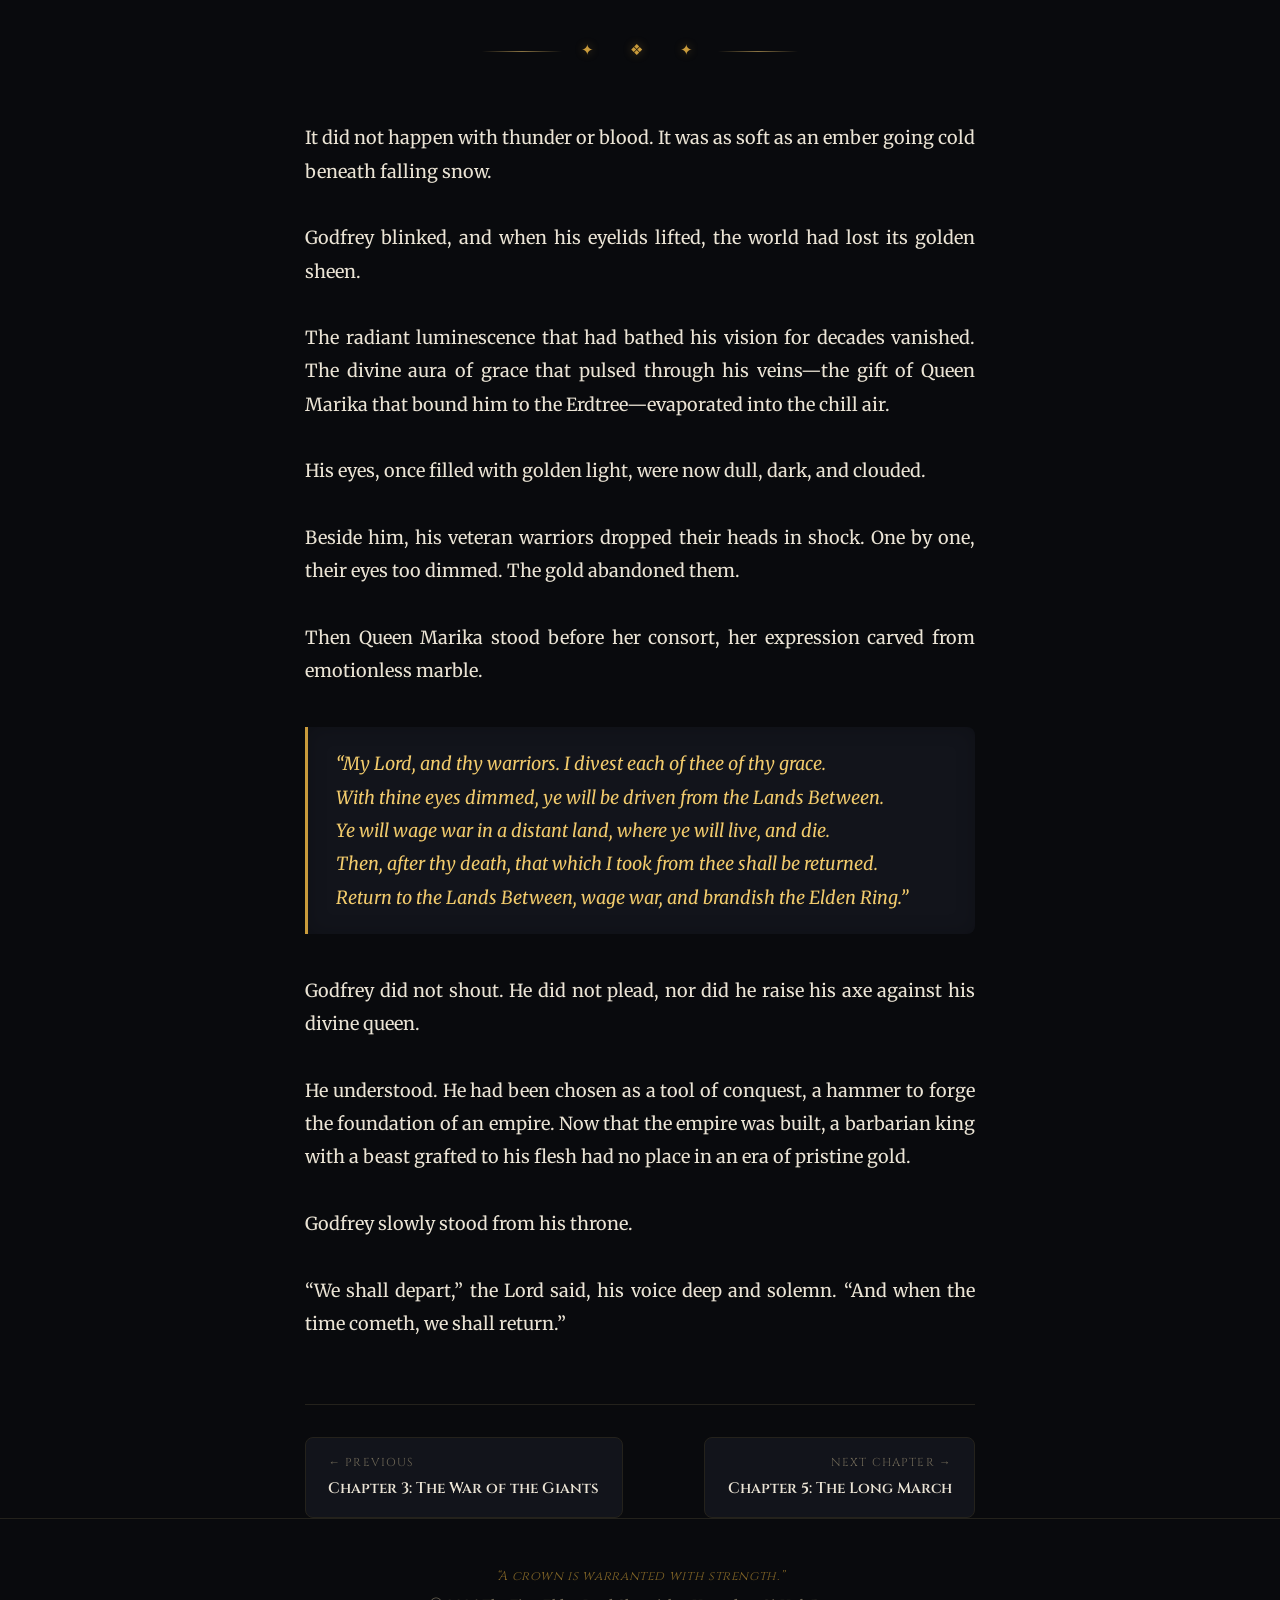
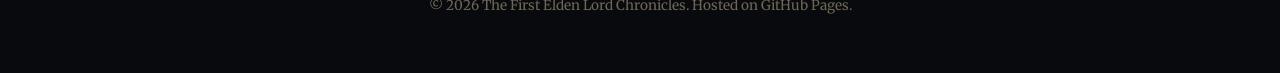
<file: chapters/ch-04.html>
<!DOCTYPE html>
<html lang="en" data-theme="dark">
<head>
  <meta charset="UTF-8">
  <meta name="viewport" content="width=device-width, initial-scale=1.0">
  <title>Chapter 4: The Dimming of Grace | The First Elden Lord</title>
  <meta name="description" content="With no adversaries left, the golden hue fades from Godfrey's eyes. Queen Marika divests him of grace, banishing him from the Lands Between.">

  <!-- OpenGraph / Social Meta -->
  <meta property="og:type" content="article">
  <meta property="og:title" content="Chapter 4: The Dimming of Grace">
  <meta property="og:description" content="The quiet moment in the church when the gold evaporated from the First Elden Lord's eyes.">
  <meta property="og:image" content="../assets/images/ch02_academy.jpg">

  <!-- Google Fonts: Cinzel & Merriweather -->
  <link rel="preconnect" href="https://fonts.googleapis.com">
  <link rel="preconnect" href="https://fonts.gstatic.com" crossorigin>
  <link href="https://fonts.googleapis.com/css2?family=Cinzel:wght@500;600;700;800&family=Merriweather:ital,wght@0,300;0,400;0,700;1,300;1,400&display=swap" rel="stylesheet">

  <link rel="stylesheet" href="../assets/css/style.css">

  <script>
    (function() {
      const savedTheme = localStorage.getItem('webfiction_theme') || 'dark';
      document.documentElement.setAttribute('data-theme', savedTheme);
    })();
  </script>
</head>
<body>

  <div class="reading-progress-container" aria-hidden="true">
    <div class="reading-progress-bar"></div>
  </div>

  <header class="site-header">
    <div class="container-wide site-nav">
      <a href="../index.html" class="site-logo">
        <svg viewBox="0 0 24 24" aria-hidden="true">
          <path d="M12 2L15 9H9L12 2M12 22L9 15H15L12 22M2 12L9 9V15L2 12M22 12L15 15V9L22 12Z"/>
        </svg>
        <span>ELDEN LORD</span>
      </a>
      <nav>
        <ul class="nav-links">
          <li><a href="../index.html">Home</a></li>
          <li><a href="../archive.html">Archive</a></li>
          <li>
            <button class="theme-toggle-btn" aria-label="Toggle Theme">
              <span aria-hidden="true">☼</span>
              <span>Theme</span>
            </button>
          </li>
        </ul>
      </nav>
    </div>
  </header>

  <main class="container">
    <div class="reader-toolbar">
      <div class="breadcrumb-nav">
        <a href="../index.html">Chronicles</a> &rsaquo;
        <a href="../archive.html">Saga of Godfrey</a> &rsaquo;
        <span>Act III &bull; Chapter 4</span>
      </div>
    </div>

    <article class="prose">
      <h1>Chapter 4: The Dimming of Grace</h1>

      <figure>
        <img src="../assets/images/ch02_academy.jpg" alt="The stillness following the golden conquest" loading="lazy">
        <figcaption>Peace fell upon the Lands Between, yet for the First Elden Lord, peace was a shroud.</figcaption>
      </figure>

      <p>Peace had finally come to the Lands Between.</p>

      <p>The ancient dragons had sworn pacts with Godwyn the Golden. The sorcerers of the academy had laid down their glintstone staves after the joining of Radagon and Rennala. The giants were broken, and the stormwinds had subsided into gentle zephyrs.</p>

      <p>The Golden Order was complete. The Erdtree cast its brilliant amber light over every corner of the empire.</p>

      <p>Yet within the high chambers of Leyndell, Lord Godfrey sat upon his throne in total silence.</p>

      <p>His greataxe rested against the gilded dais, gathering dust. The lion Serosh lay motionless upon his back, its breath slow and heavy. For months, Godfrey had searched the four horizons from the heights of the capital for a worthy adversary, a challenge that might awaken the slumbering thunder in his blood.</p>

      <p>There was only silence.</p>

      <p>And then, in a quiet moment in the First Church of Marika, the change occurred.</p>

      <div class="scene-break">
        <span>✦ &nbsp; ❖ &nbsp; ✦</span>
      </div>

      <p>It did not happen with thunder or blood. It was as soft as an ember going cold beneath falling snow.</p>

      <p>Godfrey blinked, and when his eyelids lifted, the world had lost its golden sheen.</p>

      <p>The radiant luminescence that had bathed his vision for decades vanished. The divine aura of grace that pulsed through his veins—the gift of Queen Marika that bound him to the Erdtree—evaporated into the chill air.</p>

      <p>His eyes, once filled with golden light, were now dull, dark, and clouded.</p>

      <p>Beside him, his veteran warriors dropped their heads in shock. One by one, their eyes too dimmed. The gold abandoned them.</p>

      <p>Then Queen Marika stood before her consort, her expression carved from emotionless marble.</p>

      <blockquote>
        <p>&ldquo;My Lord, and thy warriors. I divest each of thee of thy grace.<br>
        With thine eyes dimmed, ye will be driven from the Lands Between.<br>
        Ye will wage war in a distant land, where ye will live, and die.<br>
        Then, after thy death, that which I took from thee shall be returned.<br>
        Return to the Lands Between, wage war, and brandish the Elden Ring.&rdquo;</p>
      </blockquote>

      <p>Godfrey did not shout. He did not plead, nor did he raise his axe against his divine queen.</p>

      <p>He understood. He had been chosen as a tool of conquest, a hammer to forge the foundation of an empire. Now that the empire was built, a barbarian king with a beast grafted to his flesh had no place in an era of pristine gold.</p>

      <p>Godfrey slowly stood from his throne.</p>

      <p>&ldquo;We shall depart,&rdquo; the Lord said, his voice deep and solemn. &ldquo;And when the time cometh, we shall return.&rdquo;</p>
    </article>

    <nav class="chapter-nav-pager" aria-label="Chapter Pagination">
      <a href="./ch-03.html" class="nav-pager-link prev" id="nav-prev">
        <span class="nav-pager-label">&larr; Previous</span>
        <span class="nav-pager-title">Chapter 3: The War of the Giants</span>
      </a>
      <a href="./ch-05.html" class="nav-pager-link next" id="nav-next">
        <span class="nav-pager-label">Next Chapter &rarr;</span>
        <span class="nav-pager-title">Chapter 5: The Long March</span>
      </a>
    </nav>
  </main>

  <footer class="site-footer">
    <div class="container">
      <p class="footer-quote">&ldquo;A crown is warranted with strength.&rdquo;</p>
      <p>&copy; 2026 The First Elden Lord Chronicles. Hosted on GitHub Pages.</p>
    </div>
  </footer>

  <script src="../assets/js/main.js"></script>
</body>
</html>
</file>
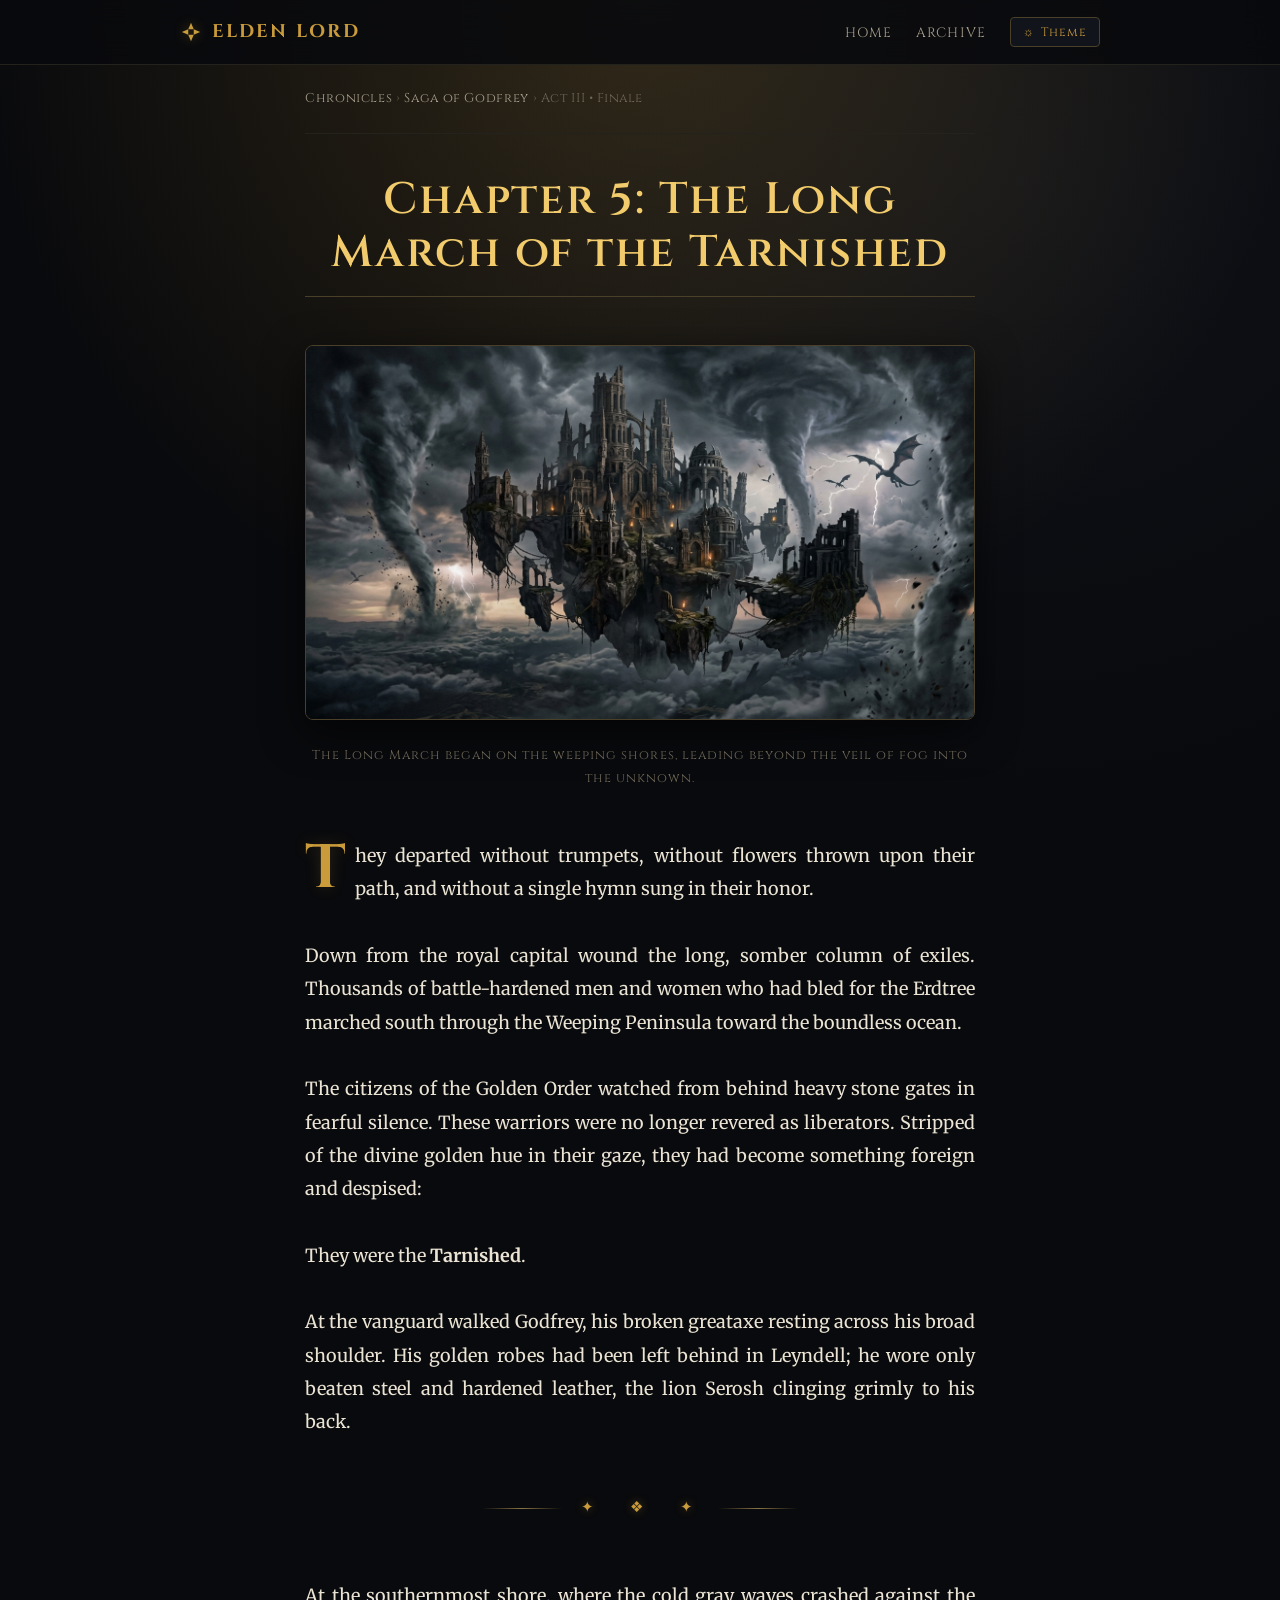
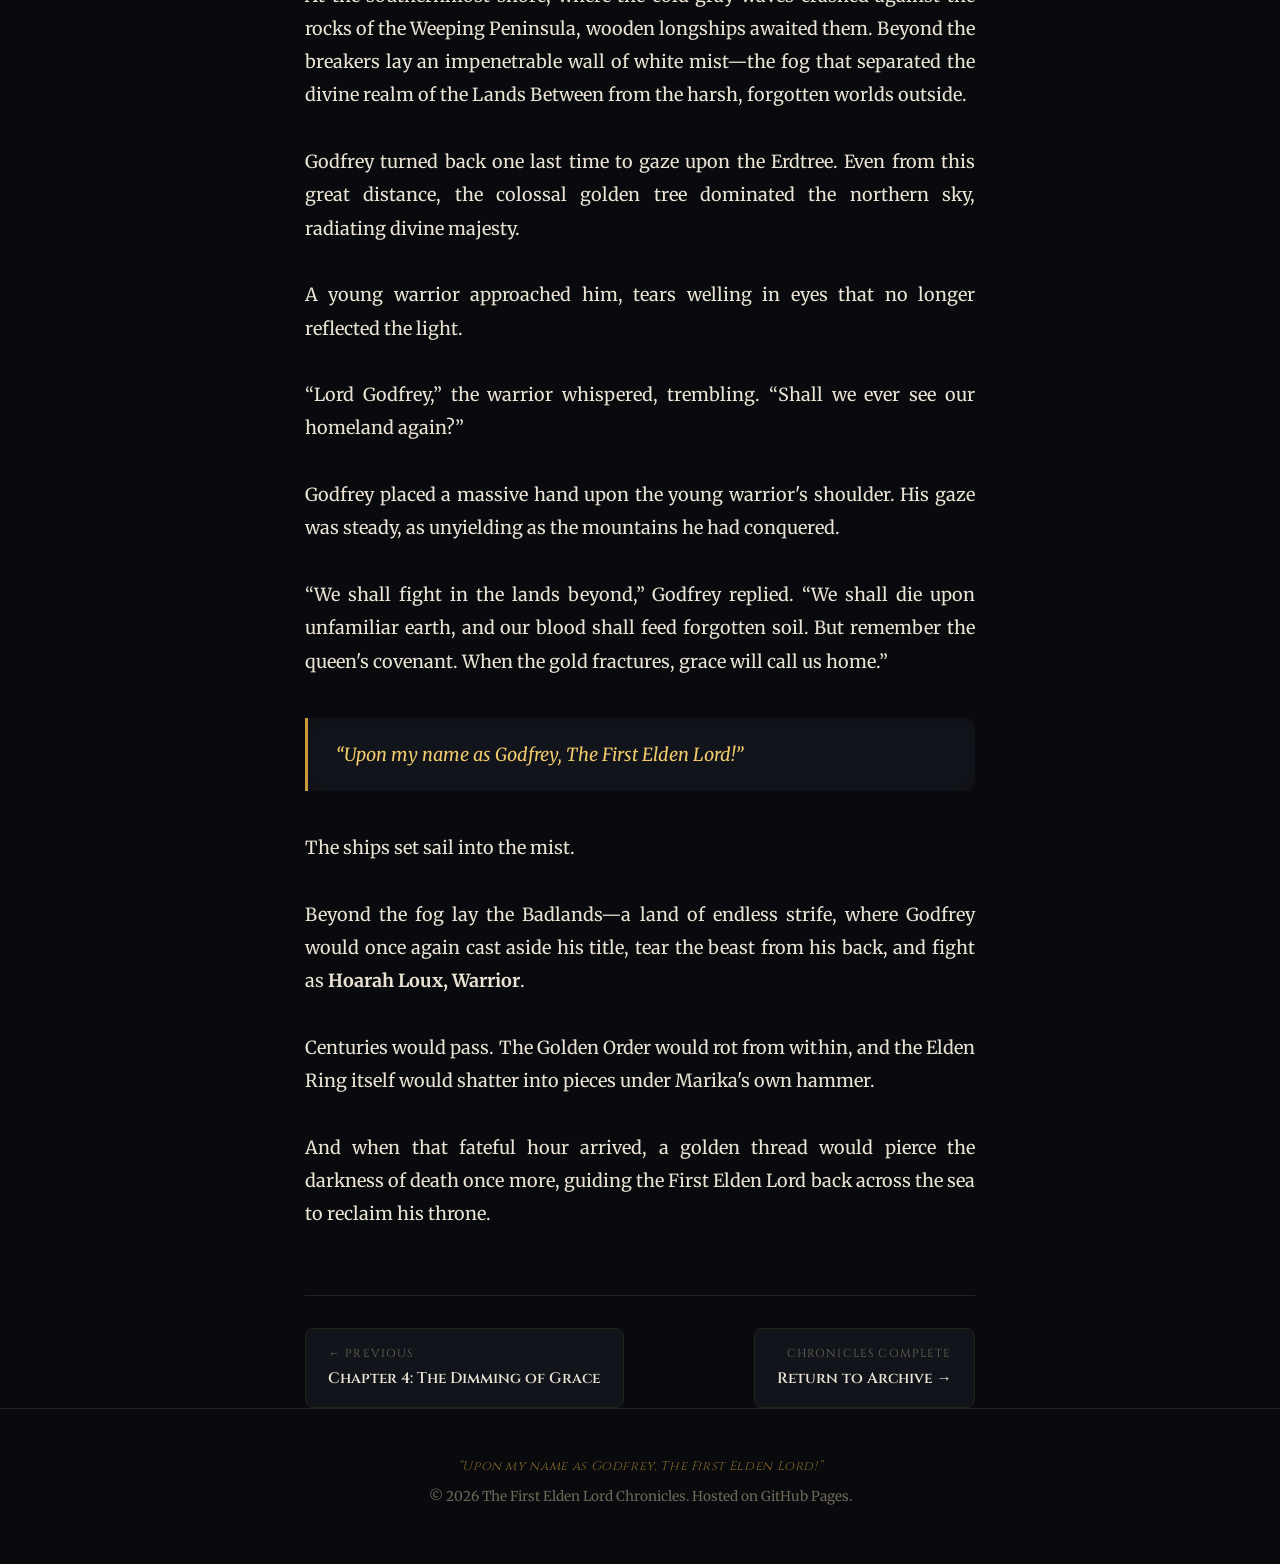
<file: chapters/ch-05.html>
<!DOCTYPE html>
<html lang="en" data-theme="dark">
<head>
  <meta charset="UTF-8">
  <meta name="viewport" content="width=device-width, initial-scale=1.0">
  <title>Chapter 5: The Long March of the Tarnished | The First Elden Lord</title>
  <meta name="description" content="Godfrey leads the exiled Tarnished across the weeping sea into the fog, swearing to return when grace beckons once more.">

  <!-- OpenGraph / Social Meta -->
  <meta property="og:type" content="article">
  <meta property="og:title" content="Chapter 5: The Long March of the Tarnished">
  <meta property="og:description" content="The departure of the Tarnished into the badlands beyond the fog, where Godfrey took up the name Hoarah Loux once more.">
  <meta property="og:image" content="../assets/images/ch04_farum.jpg">

  <!-- Google Fonts: Cinzel & Merriweather -->
  <link rel="preconnect" href="https://fonts.googleapis.com">
  <link rel="preconnect" href="https://fonts.gstatic.com" crossorigin>
  <link href="https://fonts.googleapis.com/css2?family=Cinzel:wght@500;600;700;800&family=Merriweather:ital,wght@0,300;0,400;0,700;1,300;1,400&display=swap" rel="stylesheet">

  <link rel="stylesheet" href="../assets/css/style.css">

  <script>
    (function() {
      const savedTheme = localStorage.getItem('webfiction_theme') || 'dark';
      document.documentElement.setAttribute('data-theme', savedTheme);
    })();
  </script>
</head>
<body>

  <div class="reading-progress-container" aria-hidden="true">
    <div class="reading-progress-bar"></div>
  </div>

  <header class="site-header">
    <div class="container-wide site-nav">
      <a href="../index.html" class="site-logo">
        <svg viewBox="0 0 24 24" aria-hidden="true">
          <path d="M12 2L15 9H9L12 2M12 22L9 15H15L12 22M2 12L9 9V15L2 12M22 12L15 15V9L22 12Z"/>
        </svg>
        <span>ELDEN LORD</span>
      </a>
      <nav>
        <ul class="nav-links">
          <li><a href="../index.html">Home</a></li>
          <li><a href="../archive.html">Archive</a></li>
          <li>
            <button class="theme-toggle-btn" aria-label="Toggle Theme">
              <span aria-hidden="true">☼</span>
              <span>Theme</span>
            </button>
          </li>
        </ul>
      </nav>
    </div>
  </header>

  <main class="container">
    <div class="reader-toolbar">
      <div class="breadcrumb-nav">
        <a href="../index.html">Chronicles</a> &rsaquo;
        <a href="../archive.html">Saga of Godfrey</a> &rsaquo;
        <span>Act III &bull; Finale</span>
      </div>
    </div>

    <article class="prose">
      <h1>Chapter 5: The Long March of the Tarnished</h1>

      <figure>
        <img src="../assets/images/ch04_farum.jpg" alt="The mist and tempest beyond the Lands Between" loading="lazy">
        <figcaption>The Long March began on the weeping shores, leading beyond the veil of fog into the unknown.</figcaption>
      </figure>

      <p>They departed without trumpets, without flowers thrown upon their path, and without a single hymn sung in their honor.</p>

      <p>Down from the royal capital wound the long, somber column of exiles. Thousands of battle-hardened men and women who had bled for the Erdtree marched south through the Weeping Peninsula toward the boundless ocean.</p>

      <p>The citizens of the Golden Order watched from behind heavy stone gates in fearful silence. These warriors were no longer revered as liberators. Stripped of the divine golden hue in their gaze, they had become something foreign and despised:</p>

      <p>They were the <strong>Tarnished</strong>.</p>

      <p>At the vanguard walked Godfrey, his broken greataxe resting across his broad shoulder. His golden robes had been left behind in Leyndell; he wore only beaten steel and hardened leather, the lion Serosh clinging grimly to his back.</p>

      <div class="scene-break">
        <span>✦ &nbsp; ❖ &nbsp; ✦</span>
      </div>

      <p>At the southernmost shore, where the cold gray waves crashed against the rocks of the Weeping Peninsula, wooden longships awaited them. Beyond the breakers lay an impenetrable wall of white mist—the fog that separated the divine realm of the Lands Between from the harsh, forgotten worlds outside.</p>

      <p>Godfrey turned back one last time to gaze upon the Erdtree. Even from this great distance, the colossal golden tree dominated the northern sky, radiating divine majesty.</p>

      <p>A young warrior approached him, tears welling in eyes that no longer reflected the light.</p>

      <p>&ldquo;Lord Godfrey,&rdquo; the warrior whispered, trembling. &ldquo;Shall we ever see our homeland again?&rdquo;</p>

      <p>Godfrey placed a massive hand upon the young warrior's shoulder. His gaze was steady, as unyielding as the mountains he had conquered.</p>

      <p>&ldquo;We shall fight in the lands beyond,&rdquo; Godfrey replied. &ldquo;We shall die upon unfamiliar earth, and our blood shall feed forgotten soil. But remember the queen's covenant. When the gold fractures, grace will call us home.&rdquo;</p>

      <blockquote>
        <p>&ldquo;Upon my name as Godfrey, The First Elden Lord!&rdquo;</p>
      </blockquote>

      <p>The ships set sail into the mist.</p>

      <p>Beyond the fog lay the Badlands—a land of endless strife, where Godfrey would once again cast aside his title, tear the beast from his back, and fight as <strong>Hoarah Loux, Warrior</strong>.</p>

      <p>Centuries would pass. The Golden Order would rot from within, and the Elden Ring itself would shatter into pieces under Marika's own hammer.</p>

      <p>And when that fateful hour arrived, a golden thread would pierce the darkness of death once more, guiding the First Elden Lord back across the sea to reclaim his throne.</p>
    </article>

    <nav class="chapter-nav-pager" aria-label="Chapter Pagination">
      <a href="./ch-04.html" class="nav-pager-link prev" id="nav-prev">
        <span class="nav-pager-label">&larr; Previous</span>
        <span class="nav-pager-title">Chapter 4: The Dimming of Grace</span>
      </a>
      <a href="../archive.html" class="nav-pager-link next" id="nav-next">
        <span class="nav-pager-label">Chronicles Complete</span>
        <span class="nav-pager-title">Return to Archive &rarr;</span>
      </a>
    </nav>
  </main>

  <footer class="site-footer">
    <div class="container">
      <p class="footer-quote">&ldquo;Upon my name as Godfrey, The First Elden Lord!&rdquo;</p>
      <p>&copy; 2026 The First Elden Lord Chronicles. Hosted on GitHub Pages.</p>
    </div>
  </footer>

  <script src="../assets/js/main.js"></script>
</body>
</html>
</file>
<file: assets/css/style.css>
/* ==========================================================================
   THE FIRST ELDEN LORD - Atmospheric Serialized Fiction Stylesheet
   Designed for GitHub Pages | Pure CSS3 | Zero Build Tools
   ========================================================================== */

:root {
  /* Typography */
  --font-display: "Cinzel", "Georgia", "Times New Roman", serif;
  --font-body: "Merriweather", "Georgia", "Cambria", serif;
  --font-sans: -apple-system, BlinkMacSystemFont, "Segoe UI", Roboto, sans-serif;
  
  --reading-width: 710px;
  --wide-width: 960px;
  --line-height-story: 1.85;

  /* Atmospheric Obsidian & Erdtree Gold (Default Dark Theme) */
  --bg-deep: #090a0d;
  --bg-surface: #12141b;
  --bg-surface-elevated: #181b24;
  --bg-surface-hover: #1f222e;
  --border-subtle: #24221c;
  --border-ornate: #4a3f28;
  --border-bright: #8a7343;

  --text-primary: #ebe4d5;
  --text-secondary: #a9a08f;
  --text-muted: #6e6757;
  
  --gold-primary: #c99b3b;
  --gold-light: #f2cb6c;
  --gold-dim: #7f6326;
  --gold-glow: rgba(201, 155, 59, 0.2);
  --gold-glow-strong: rgba(201, 155, 59, 0.4);

  --radius-sm: 4px;
  --radius-md: 8px;
  --radius-lg: 14px;
  --shadow-ambient: 0 12px 40px rgba(0, 0, 0, 0.6);
  --shadow-glow: 0 0 25px rgba(201, 155, 59, 0.15);
  --transition: 0.25s cubic-bezier(0.16, 1, 0.3, 1);
}

[data-theme="light"] {
  /* Royal Parchment & Gilded Antique (Light Theme) */
  --bg-deep: #f5f0e4;
  --bg-surface: #ffffff;
  --bg-surface-elevated: #fbf8f1;
  --bg-surface-hover: #f0e9d8;
  --border-subtle: #ded5c2;
  --border-ornate: #bfae8f;
  --border-bright: #967f4d;

  --text-primary: #211c15;
  --text-secondary: #574e40;
  --text-muted: #8c806d;

  --gold-primary: #9e721d;
  --gold-light: #6e4e10;
  --gold-dim: #caa658;
  --gold-glow: rgba(158, 114, 29, 0.12);
  --gold-glow-strong: rgba(158, 114, 29, 0.25);

  --shadow-ambient: 0 10px 30px rgba(70, 55, 30, 0.08);
  --shadow-glow: 0 0 20px rgba(158, 114, 29, 0.1);
}

/* --------------------------------------------------------------------------
   Resets & Baseline
   -------------------------------------------------------------------------- */
*, *::before, *::after {
  box-sizing: border-box;
  margin: 0;
  padding: 0;
}

html {
  font-size: 16px;
  scroll-behavior: smooth;
  background-color: var(--bg-deep);
  color: var(--text-primary);
  color-scheme: dark light;
}

body {
  font-family: var(--font-body);
  line-height: 1.6;
  min-height: 100vh;
  display: flex;
  flex-direction: column;
  -webkit-font-smoothing: antialiased;
  background: 
    radial-gradient(circle at 50% 0%, var(--gold-glow) 0%, transparent 60%),
    radial-gradient(circle at 80% 20%, rgba(20, 24, 34, 0.5) 0%, transparent 50%),
    var(--bg-deep);
  background-attachment: fixed;
}

/* Reading Progress Bar */
.reading-progress-container {
  position: fixed;
  top: 0;
  left: 0;
  width: 100%;
  height: 3px;
  background: transparent;
  z-index: 1000;
}

.reading-progress-bar {
  height: 100%;
  width: 0%;
  background: linear-gradient(90deg, var(--gold-dim), var(--gold-light));
  box-shadow: 0 0 10px var(--gold-primary);
  transition: width 0.1s ease-out;
}

/* Links & Typography */
a {
  color: var(--gold-primary);
  text-decoration: none;
  transition: color var(--transition), text-shadow var(--transition);
}

a:hover {
  color: var(--gold-light);
  text-shadow: 0 0 10px var(--gold-glow);
}

h1, h2, h3, h4, .font-display {
  font-family: var(--font-display);
  font-weight: 600;
  letter-spacing: 0.04em;
  color: var(--text-primary);
}

/* Layout Containers */
.container {
  width: 100%;
  max-width: var(--reading-width);
  margin-left: auto;
  margin-right: auto;
  padding-left: 1.25rem;
  padding-right: 1.25rem;
}

.container-wide {
  width: 100%;
  max-width: var(--wide-width);
  margin-left: auto;
  margin-right: auto;
  padding-left: 1.25rem;
  padding-right: 1.25rem;
}

/* --------------------------------------------------------------------------
   Header & Navigation
   -------------------------------------------------------------------------- */
.site-header {
  border-bottom: 1px solid var(--border-subtle);
  background-color: rgba(9, 10, 13, 0.88);
  backdrop-filter: blur(14px);
  -webkit-backdrop-filter: blur(14px);
  position: sticky;
  top: 0;
  z-index: 90;
  transition: background-color var(--transition), border-color var(--transition);
}

[data-theme="light"] .site-header {
  background-color: rgba(245, 240, 228, 0.92);
}

.site-nav {
  display: flex;
  align-items: center;
  justify-content: space-between;
  height: 4rem;
}

.site-logo {
  display: flex;
  align-items: center;
  gap: 0.6rem;
  font-family: var(--font-display);
  font-size: 1.15rem;
  letter-spacing: 0.12em;
  color: var(--gold-primary);
  font-weight: 700;
}

.site-logo svg {
  width: 22px;
  height: 22px;
  fill: var(--gold-primary);
  filter: drop-shadow(0 0 6px var(--gold-glow-strong));
}

.site-logo:hover {
  color: var(--gold-light);
  text-decoration: none;
}

.nav-links {
  display: flex;
  align-items: center;
  gap: 1.5rem;
  list-style: none;
}

.nav-links a {
  font-family: var(--font-display);
  font-size: 0.85rem;
  letter-spacing: 0.08em;
  text-transform: uppercase;
  color: var(--text-secondary);
}

.nav-links a.active,
.nav-links a:hover {
  color: var(--gold-primary);
  text-decoration: none;
}

.theme-toggle-btn {
  background: var(--bg-surface);
  border: 1px solid var(--border-ornate);
  color: var(--gold-primary);
  padding: 0.35rem 0.75rem;
  border-radius: var(--radius-sm);
  cursor: pointer;
  font-family: var(--font-display);
  font-size: 0.75rem;
  letter-spacing: 0.08em;
  display: flex;
  align-items: center;
  gap: 0.4rem;
  transition: all var(--transition);
}

.theme-toggle-btn:hover {
  border-color: var(--gold-primary);
  background: var(--bg-surface-elevated);
  box-shadow: 0 0 12px var(--gold-glow);
}

/* --------------------------------------------------------------------------
   Hero Section
   -------------------------------------------------------------------------- */
.hero {
  padding: 5rem 0 3.5rem;
  text-align: center;
  position: relative;
}

.hero-subtitle {
  font-family: var(--font-display);
  font-size: 0.8rem;
  letter-spacing: 0.28em;
  text-transform: uppercase;
  color: var(--gold-primary);
  margin-bottom: 1rem;
  display: flex;
  align-items: center;
  justify-content: center;
  gap: 0.75rem;
}

.hero-subtitle::before,
.hero-subtitle::after {
  content: "—";
  color: var(--gold-dim);
}

.hero-title {
  font-size: clamp(2.1rem, 5.5vw, 3.4rem);
  line-height: 1.15;
  margin-bottom: 1.25rem;
  color: var(--text-primary);
  text-shadow: 0 4px 20px rgba(0, 0, 0, 0.7);
}

.hero-title span {
  color: var(--gold-primary);
  background: linear-gradient(135deg, var(--gold-light) 0%, var(--gold-primary) 100%);
  -webkit-background-clip: text;
  -webkit-text-fill-color: transparent;
}

.hero-desc {
  font-size: 1.1rem;
  color: var(--text-secondary);
  max-width: 620px;
  margin: 0 auto;
  line-height: 1.7;
}

/* --------------------------------------------------------------------------
   Current Series Showcase Card
   -------------------------------------------------------------------------- */
.section {
  padding: 2.75rem 0;
}

.section-header {
  display: flex;
  justify-content: space-between;
  align-items: flex-end;
  margin-bottom: 1.75rem;
  border-bottom: 1px solid var(--border-subtle);
  padding-bottom: 0.75rem;
}

.section-title {
  font-size: 1.45rem;
  display: flex;
  align-items: center;
  gap: 0.6rem;
}

.section-title::before {
  content: "◈";
  color: var(--gold-primary);
  font-size: 0.9em;
}

.all-link {
  font-family: var(--font-display);
  font-size: 0.82rem;
  letter-spacing: 0.06em;
  text-transform: uppercase;
}

.series-showcase {
  background: var(--bg-surface);
  border: 1px solid var(--border-ornate);
  border-radius: var(--radius-lg);
  overflow: hidden;
  box-shadow: var(--shadow-ambient);
  display: grid;
  grid-template-columns: 1fr;
  position: relative;
  transition: transform var(--transition), border-color var(--transition), box-shadow var(--transition);
}

@media (min-width: 720px) {
  .series-showcase {
    grid-template-columns: 310px 1fr;
  }
}

.series-showcase:hover {
  border-color: var(--border-bright);
  box-shadow: var(--shadow-glow), var(--shadow-ambient);
  transform: translateY(-3px);
}

.series-art-wrapper {
  position: relative;
  overflow: hidden;
  background-color: #050608;
  min-height: 280px;
}

.series-art {
  width: 100%;
  height: 100%;
  object-fit: cover;
  display: block;
  transition: transform 0.6s ease;
}

.series-showcase:hover .series-art {
  transform: scale(1.04);
}

.series-details {
  padding: 2.25rem 2rem;
  display: flex;
  flex-direction: column;
  justify-content: center;
}

.series-tags {
  display: flex;
  flex-wrap: wrap;
  gap: 0.5rem;
  margin-bottom: 0.85rem;
}

.tag {
  font-family: var(--font-display);
  font-size: 0.68rem;
  letter-spacing: 0.1em;
  text-transform: uppercase;
  padding: 0.25rem 0.6rem;
  border-radius: var(--radius-sm);
  background: var(--gold-glow);
  color: var(--gold-light);
  border: 1px solid var(--gold-dim);
  font-weight: 600;
}

.series-title {
  font-size: 1.85rem;
  margin-bottom: 0.6rem;
  line-height: 1.25;
}

.series-synopsis {
  color: var(--text-secondary);
  font-size: 0.98rem;
  line-height: 1.75;
  margin-bottom: 1.5rem;
}

.series-actions {
  display: flex;
  gap: 1rem;
  align-items: center;
}

.btn-primary {
  display: inline-flex;
  align-items: center;
  gap: 0.5rem;
  background: linear-gradient(135deg, var(--gold-primary), var(--gold-dim));
  color: #090a0d;
  font-family: var(--font-display);
  font-weight: 700;
  font-size: 0.82rem;
  letter-spacing: 0.1em;
  text-transform: uppercase;
  padding: 0.75rem 1.4rem;
  border-radius: var(--radius-sm);
  transition: all var(--transition);
  border: 1px solid var(--gold-light);
  box-shadow: 0 4px 15px rgba(201, 155, 59, 0.3);
}

.btn-primary:hover {
  background: linear-gradient(135deg, var(--gold-light), var(--gold-primary));
  color: #050608;
  box-shadow: 0 6px 22px rgba(201, 155, 59, 0.5);
  text-decoration: none;
  transform: translateY(-1px);
}

/* --------------------------------------------------------------------------
   Latest Chapters Feed
   -------------------------------------------------------------------------- */
.chapter-feed {
  list-style: none;
  display: flex;
  flex-direction: column;
  gap: 0.9rem;
}

.chapter-item {
  background: var(--bg-surface);
  border: 1px solid var(--border-subtle);
  border-radius: var(--radius-md);
  padding: 1.15rem 1.4rem;
  display: flex;
  flex-direction: column;
  gap: 0.35rem;
  transition: all var(--transition);
  position: relative;
}

.chapter-item:hover {
  background: var(--bg-surface-elevated);
  border-color: var(--border-ornate);
  transform: translateX(4px);
}

.chapter-header-row {
  display: flex;
  justify-content: space-between;
  align-items: baseline;
  gap: 1rem;
}

.chapter-link {
  font-family: var(--font-display);
  font-size: 1.1rem;
  font-weight: 600;
  color: var(--text-primary);
}

.chapter-link:hover {
  color: var(--gold-primary);
  text-decoration: none;
}

.chapter-meta {
  font-family: var(--font-sans);
  font-size: 0.75rem;
  color: var(--text-muted);
  white-space: nowrap;
}

.chapter-subtext {
  font-size: 0.9rem;
  color: var(--text-secondary);
  line-height: 1.5;
}

/* --------------------------------------------------------------------------
   Atmospheric Reader & Prose Layout
   -------------------------------------------------------------------------- */
.reader-toolbar {
  display: flex;
  justify-content: space-between;
  align-items: center;
  padding: 1.5rem 0;
  border-bottom: 1px solid var(--border-subtle);
  margin-bottom: 2.5rem;
}

.breadcrumb-nav {
  font-family: var(--font-display);
  font-size: 0.8rem;
  letter-spacing: 0.05em;
  color: var(--text-muted);
}

.breadcrumb-nav a {
  color: var(--text-secondary);
}

.breadcrumb-nav a:hover {
  color: var(--gold-primary);
}

.prose {
  font-family: var(--font-body);
  font-size: 1.125rem;
  line-height: var(--line-height-story);
  color: var(--text-primary);
  max-width: var(--reading-width);
  margin: 0 auto;
}

.prose h1 {
  font-size: clamp(2rem, 4vw, 2.75rem);
  line-height: 1.2;
  margin-bottom: 1.5rem;
  color: var(--gold-light);
  text-align: center;
  border-bottom: 1px solid var(--border-ornate);
  padding-bottom: 1rem;
}

.prose h2 {
  font-size: 1.6rem;
  margin: 2.5rem 0 1rem;
  color: var(--text-primary);
}

.prose h3 {
  font-size: 1.25rem;
  margin: 2rem 0 0.75rem;
  color: var(--gold-primary);
}

.prose p {
  margin-bottom: 1.85em;
  text-align: justify;
  text-justify: inter-word;
}

/* First paragraph drop-cap */
.prose > p:first-of-type::first-letter {
  font-family: var(--font-display);
  font-size: 3.4em;
  line-height: 0.8;
  float: left;
  margin: 0.1em 0.15em 0 0;
  color: var(--gold-primary);
  font-weight: 700;
  text-shadow: 0 0 15px var(--gold-glow);
}

/* Blockquotes / Lore Inscriptions */
.prose blockquote {
  margin: 2.5rem 0;
  padding: 1.25rem 1.75rem;
  border-left: 3px solid var(--gold-primary);
  background: var(--bg-surface);
  border-radius: 0 var(--radius-md) var(--radius-md) 0;
  font-style: italic;
  color: var(--gold-light);
  box-shadow: inset 0 0 20px rgba(0, 0, 0, 0.2);
}

.prose blockquote p {
  margin-bottom: 0;
  text-align: left;
}

/* Media, GIFs & Figures */
.prose figure {
  margin: 3rem 0;
  text-align: center;
}

.prose figure img,
.prose figure video {
  max-width: 100%;
  border-radius: var(--radius-md);
  border: 1px solid var(--border-ornate);
  box-shadow: var(--shadow-ambient);
  margin: 0 auto;
}

.prose figcaption {
  margin-top: 0.85rem;
  font-family: var(--font-display);
  font-size: 0.8rem;
  letter-spacing: 0.08em;
  color: var(--text-muted);
}

/* Atmospheric Scene Break */
.scene-break {
  display: flex;
  align-items: center;
  justify-content: center;
  gap: 1.2rem;
  margin: 3.5rem auto;
  color: var(--gold-primary);
  user-select: none;
}

.scene-break::before,
.scene-break::after {
  content: "";
  height: 1px;
  width: 5rem;
  background: linear-gradient(90deg, transparent, var(--border-bright), transparent);
}

.scene-break span {
  font-family: var(--font-display);
  font-size: 0.95rem;
  letter-spacing: 0.4em;
  text-shadow: 0 0 10px var(--gold-glow-strong);
}

/* Pagination / Chapter Pager */
.chapter-nav-pager {
  display: flex;
  justify-content: space-between;
  gap: 1.5rem;
  margin-top: 4rem;
  padding-top: 2rem;
  border-top: 1px solid var(--border-subtle);
}

.nav-pager-link {
  display: flex;
  flex-direction: column;
  padding: 1rem 1.4rem;
  background: var(--bg-surface);
  border: 1px solid var(--border-subtle);
  border-radius: var(--radius-md);
  min-width: 200px;
  transition: all var(--transition);
}

.nav-pager-link:hover {
  background: var(--bg-surface-elevated);
  border-color: var(--border-ornate);
  box-shadow: var(--shadow-glow);
  text-decoration: none;
}

.nav-pager-link.next {
  text-align: right;
  margin-left: auto;
}

.nav-pager-label {
  font-family: var(--font-display);
  font-size: 0.72rem;
  letter-spacing: 0.1em;
  text-transform: uppercase;
  color: var(--text-muted);
  margin-bottom: 0.25rem;
}

.nav-pager-title {
  font-family: var(--font-display);
  font-size: 0.95rem;
  font-weight: 600;
  color: var(--text-primary);
}

.nav-pager-link:hover .nav-pager-title {
  color: var(--gold-primary);
}

/* --------------------------------------------------------------------------
   Footer
   -------------------------------------------------------------------------- */
.site-footer {
  margin-top: auto;
  border-top: 1px solid var(--border-subtle);
  padding: 3rem 0;
  text-align: center;
  font-size: 0.85rem;
  color: var(--text-muted);
}

.site-footer p {
  margin-bottom: 0.5rem;
}

.footer-quote {
  font-family: var(--font-display);
  font-style: italic;
  font-size: 0.8rem;
  letter-spacing: 0.05em;
  color: var(--gold-dim);
}
</file>
